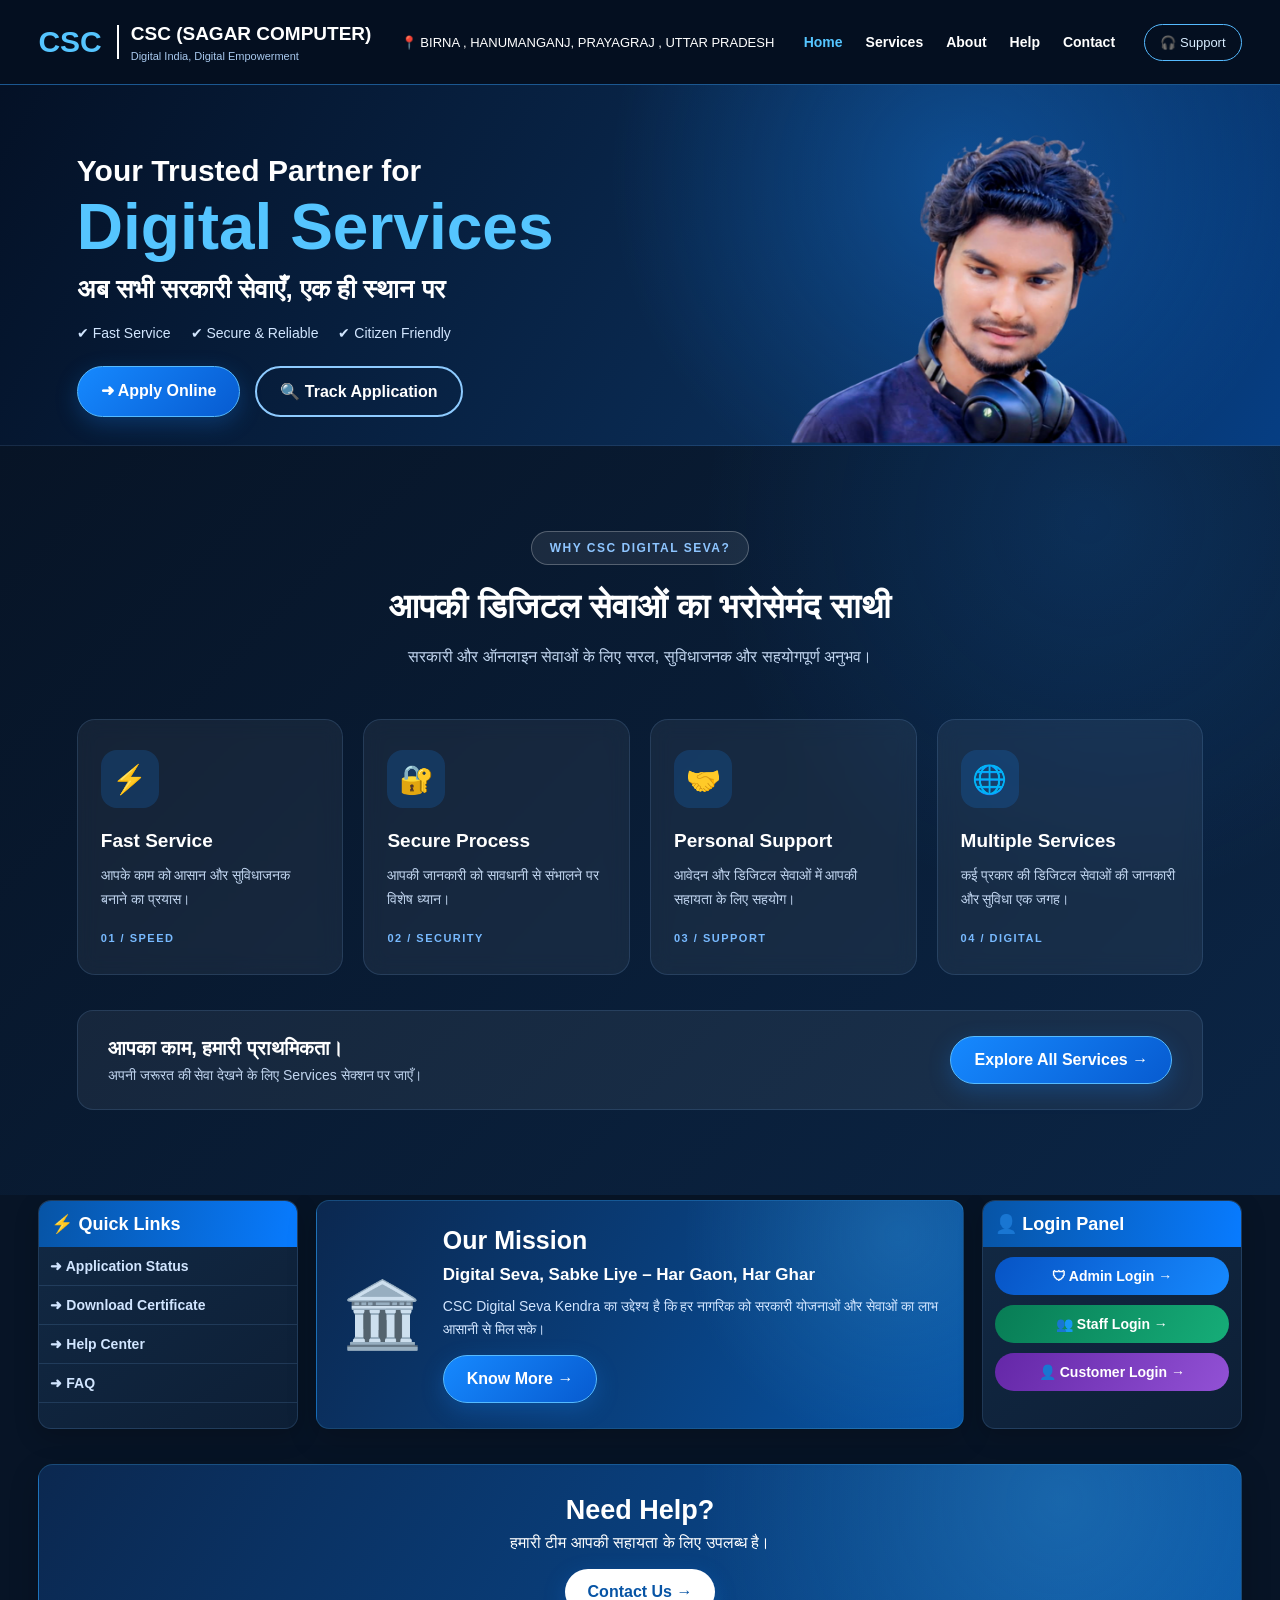
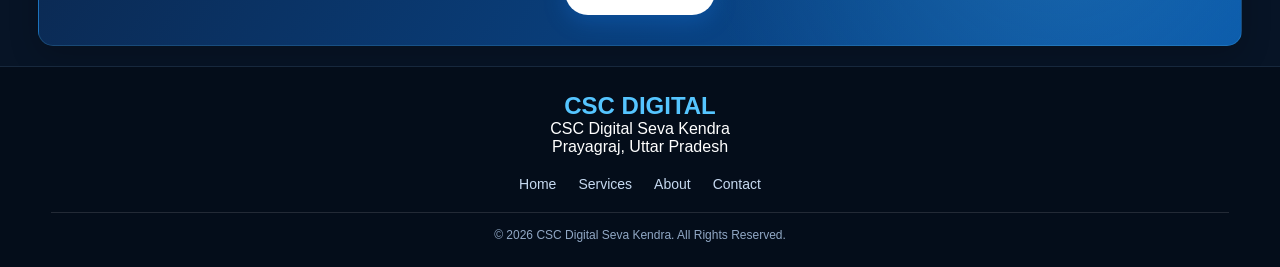
<file: index.html>
<!DOCTYPE html>
<html lang="hi">
<head>
    <meta charset="UTF-8">
    <meta name="viewport" content="width=device-width, initial-scale=1.0">
    <title>CSC Digital Seva Kendra | Birna | Hanumanganj | Prayagraj | Uttar Pradesh</title>
    <link rel="stylesheet" href="style.css">
</head>
<body>

<!-- HEADER -->
<header class="header">
    <div class="logo">
        <div class="logo-icon">CSC</div>
        <div>
            <h2>CSC (SAGAR COMPUTER)</h2>
            <p>Digital India, Digital Empowerment</p>
        </div>
    </div>

    <div class="location">📍 BIRNA , HANUMANGANJ, PRAYAGRAJ , UTTAR PRADESH</div>

    <button class="menu-toggle" id="menuToggle">☰</button>

    <nav id="navbar">
        <a href="index.html" class="active">Home</a>
        <a href="services.html">Services</a>
        <a href="about.html">About</a>
        <a href="help.html">Help</a>
        <a href="contact.html">Contact</a>
    </nav>

    <a href="login.html" class="support">🎧 Support</a>
</header>

<!-- HERO SECTION -->
<section class="hero" id="home">
    <div class="hero-content">
        <h2>Your Trusted Partner for</h2>
        <h1>Digital Services</h1>

        <h3>अब सभी सरकारी सेवाएँ, एक ही स्थान पर</h3>

        <div class="features">
            <span>✔ Fast Service</span>
            <span>✔ Secure & Reliable</span>
            <span>✔ Citizen Friendly</span>
        </div>

        <div class="hero-buttons">
            <a href="services.html" class="btn-primary">➜ Apply Online</a>
            <button class="btn-outline" id="trackBtn">
                🔍 Track Application
            </button>
        </div>
    </div>

    <div class="hero-image">
             <img src="sagar.png"
                  alt="CSC Digital Seva Kendra"
                         class="hero-banner">
                 </div>
</section>

<!-- SERVICES -->


<!-- WHY CHOOSE US SECTION -->
<section class="why-choose-section">

    <div class="why-heading">
        <span class="why-tag">WHY CSC DIGITAL SEVA?</span>
        <h2>आपकी डिजिटल सेवाओं का भरोसेमंद साथी</h2>
        <p>सरकारी और ऑनलाइन सेवाओं के लिए सरल, सुविधाजनक और सहयोगपूर्ण अनुभव।</p>
    </div>

    <div class="why-grid">

        <div class="why-card">
            <div class="why-icon">⚡</div>
            <h3>Fast Service</h3>
            <p>आपके काम को आसान और सुविधाजनक बनाने का प्रयास।</p>
            <span>01 / SPEED</span>
        </div>

        <div class="why-card">
            <div class="why-icon">🔐</div>
            <h3>Secure Process</h3>
            <p>आपकी जानकारी को सावधानी से संभालने पर विशेष ध्यान।</p>
            <span>02 / SECURITY</span>
        </div>

        <div class="why-card">
            <div class="why-icon">🤝</div>
            <h3>Personal Support</h3>
            <p>आवेदन और डिजिटल सेवाओं में आपकी सहायता के लिए सहयोग।</p>
            <span>03 / SUPPORT</span>
        </div>

        <div class="why-card">
            <div class="why-icon">🌐</div>
            <h3>Multiple Services</h3>
            <p>कई प्रकार की डिजिटल सेवाओं की जानकारी और सुविधा एक जगह।</p>
            <span>04 / DIGITAL</span>
        </div>

    </div>

    <div class="why-bottom">
        <div>
            <h3>आपका काम, हमारी प्राथमिकता।</h3>
            <p>अपनी जरूरत की सेवा देखने के लिए Services सेक्शन पर जाएँ।</p>
        </div>
        <a href="services.html" class="btn-primary">Explore All Services →</a>
    </div>

</section>


<!-- LOWER SECTION -->
<section class="lower-section">

    <div class="quick-links">
        <h2>⚡ Quick Links</h2>
        <a href="#" id="quickTrack">➜ Application Status</a>
        <a href="#" id="downloadBtn">➜ Download Certificate</a>
        <a href="help.html">➜ Help Center</a>
        <a href="contact.html">➜ FAQ</a>
    </div>

    <div class="mission" id="about">
        <div class="mission-icon">🏛️</div>
        <div>
            <h2>Our Mission</h2>
            <h3>Digital Seva, Sabke Liye – Har Gaon, Har Ghar</h3>
            <p>
                CSC Digital Seva Kendra का उद्देश्य है कि हर नागरिक
                को सरकारी योजनाओं और सेवाओं का लाभ आसानी से मिल सके।
            </p>
            <a href="#services" class="btn-primary">Know More →</a>
        </div>
    </div>

    <div class="login-panel" id="login">
        <h2>👤 Login Panel</h2>
        <button class="admin-login" data-login="Admin">🛡 Admin Login →</button>
        <button class="staff-login" data-login="Staff">👥 Staff Login →</button>
        <button class="customer-login" data-login="Customer">👤 Customer Login →</button>
    </div>

</section>

<!-- HELP -->
<section class="help-section" id="help">
    <h2>Need Help?</h2>
    <p>हमारी टीम आपकी सहायता के लिए उपलब्ध है।</p>
    <a href="contact.html" class="btn-primary">Contact Us →</a>
</section>

<!-- FOOTER -->
<footer id="contact">
    <div class="footer-logo">
        <h2>CSC DIGITAL</h2>
        <p>CSC Digital Seva Kendra</p>
        <p>Prayagraj, Uttar Pradesh</p>
    </div>

    <div class="footer-links">
        <a href="index.html">Home</a>
        <a href="services.html">Services</a>
        <a href="about.html">About</a>
        <a href="contact.html">Contact</a>
    </div>

    <p class="copyright">
        © 2026 CSC Digital Seva Kendra. All Rights Reserved.
    </p>
</footer>

<!-- APPLICATION MODAL -->
<div class="modal" id="applicationModal">
    <div class="modal-box">
        <button class="close-btn" data-close="applicationModal">×</button>
        <h2>Online Application Form</h2>
        <p>ऑनलाइन आवेदन के लिए अपनी जानकारी भरें।</p>

        <form id="applicationForm">
            <label>Service Name</label>
            <input type="text" id="serviceName" readonly>

            <label>Applicant Name *</label>
            <input type="text" name="name" required placeholder="पूरा नाम">

            <label>Father's Name *</label>
            <input type="text" name="father" required placeholder="पिता का नाम">

            <label>Mobile Number *</label>
            <input type="tel" name="mobile" required
                   pattern="[6-9][0-9]{9}" maxlength="10"
                   placeholder="10 अंकों का मोबाइल नंबर">

            <label>Date of Birth *</label>
            <input type="date" name="dob" required>

            <label>Full Address *</label>
            <textarea name="address" required placeholder="पूरा पता"></textarea>

            <label>District *</label>
            <input type="text" name="district" required value="Prayagraj">

            <label>Upload Documents *</label>
            <input type="file" name="documents" multiple required
                   accept=".pdf,.jpg,.jpeg,.png">

            <p class="form-note">
                आवेदन भेजने से पहले अपनी जानकारी जाँच लें।
            </p>

            <button type="submit" class="submit-btn">
                Submit Application
            </button>
        </form>
    </div>
</div>

<!-- TRACK MODAL -->
<div class="modal" id="trackModal">
    <div class="modal-box small-modal">
        <button class="close-btn" data-close="trackModal">×</button>
        <h2>Track Your Application</h2>
        <p>अपना Application Number दर्ज करें।</p>
        <input type="text" id="applicationNumber"
               placeholder="Application Number">
        <button class="submit-btn" id="checkStatus">
            Check Status
        </button>
        <p id="trackMessage"></p>
    </div>
</div>

<script src="script.js"></script>
</body>
</html>
</file>
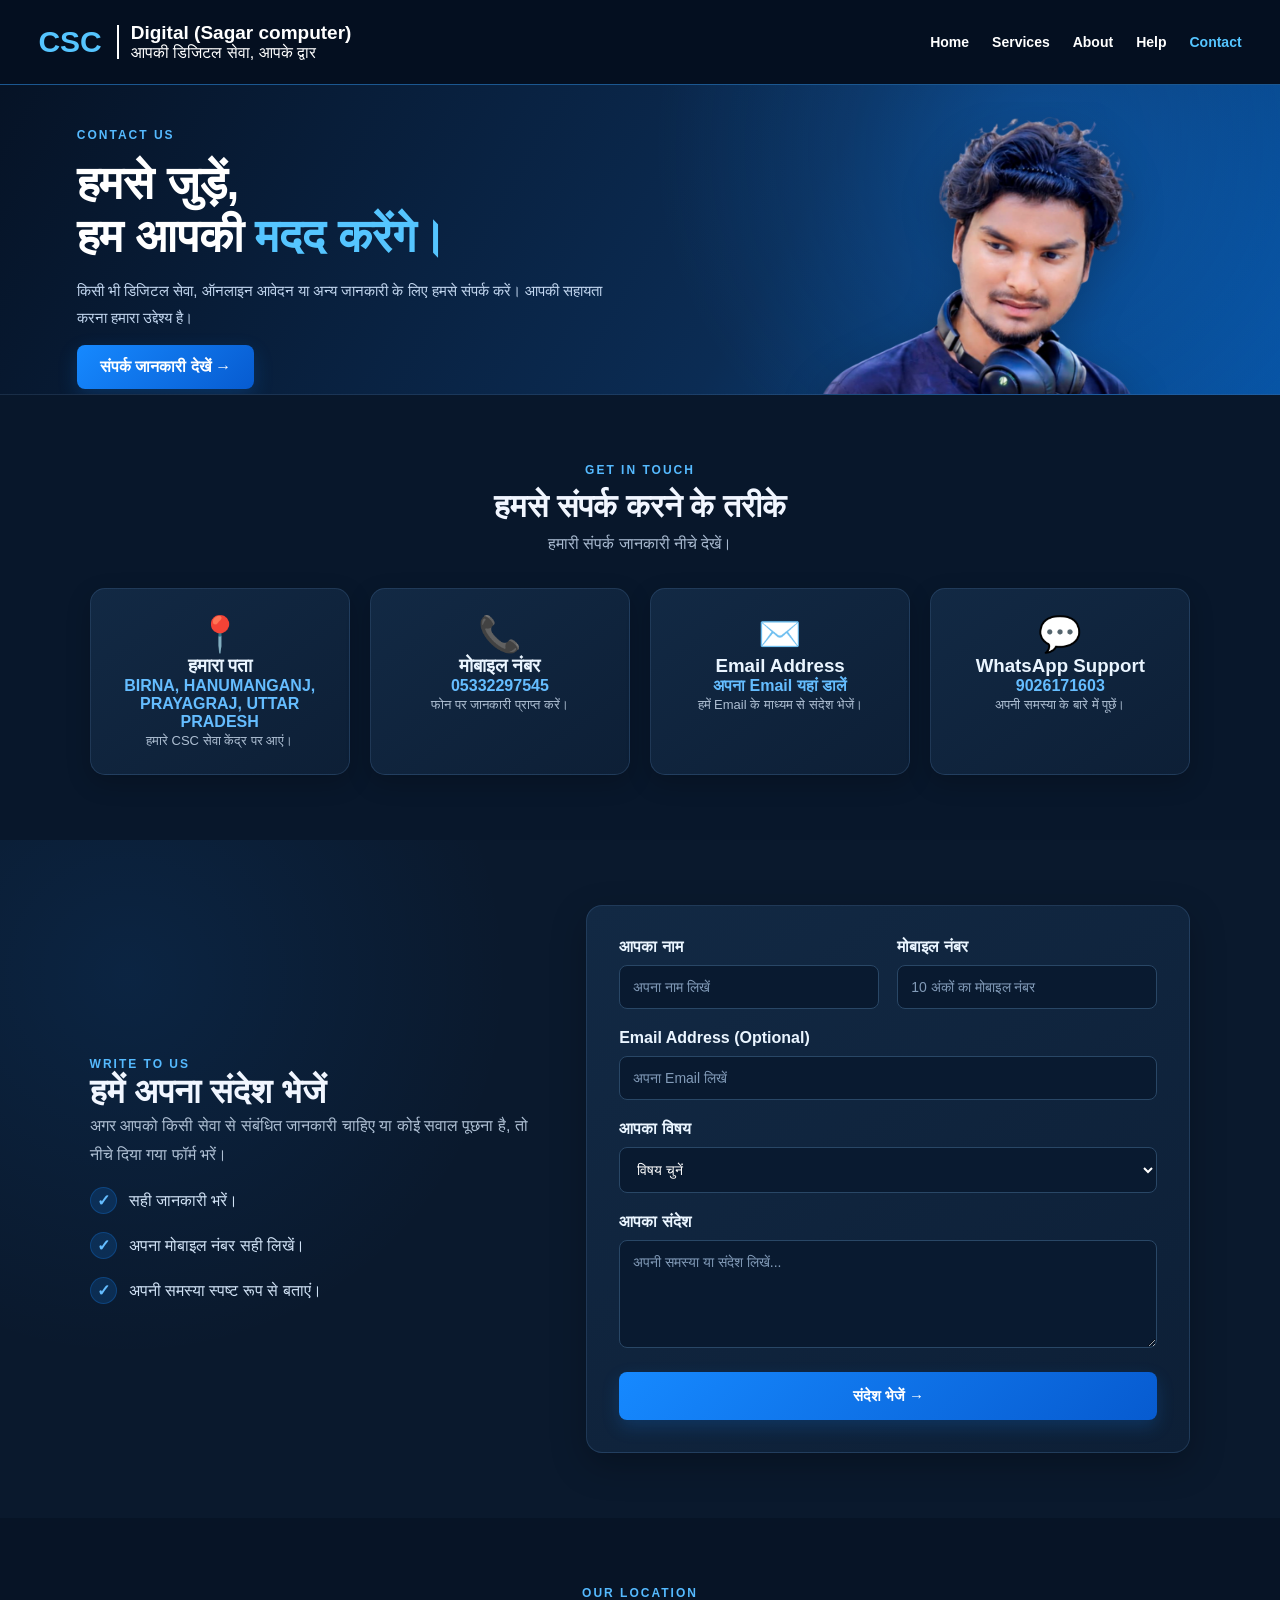
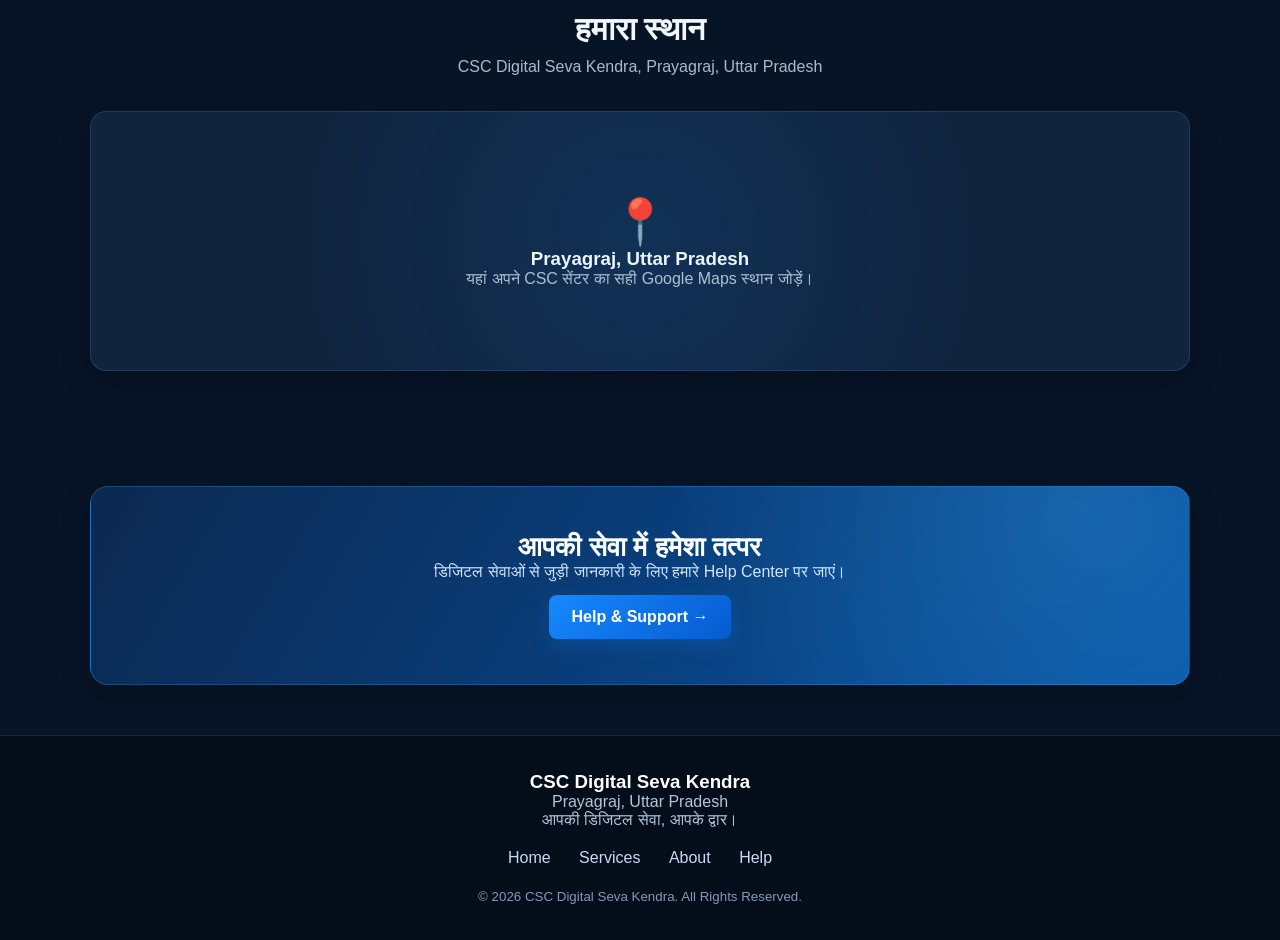
<file: contact.html>
<!DOCTYPE html>
<html lang="en">
<head>
    <meta charset="UTF-8">
    <meta name="viewport" content="width=device-width, initial-scale=1.0">

    <title>Contact Us | CSC Digital (Sagar computer)</title>

    <link rel="stylesheet" href="style.css">
    <link rel="stylesheet" href="contact.css">
</head>

<body>

<!-- HEADER -->
<header class="header">

    <div class="logo">
        <div class="logo-icon">CSC</div>
        <div>
            <h2>Digital (Sagar computer)</h2>
            <span>आपकी डिजिटल सेवा, आपके द्वार</span>
        </div>
    </div>

    <button class="menu-toggle" id="menuToggle">☰</button>

    <nav class="navbar" id="navbar">
        <a href="index.html">Home</a>
        <a href="services.html">Services</a>
        <a href="about.html">About</a>
        <a href="help.html">Help</a>
        <a href="contact.html" class="active">Contact</a>
    </nav>

</header>

<!-- HERO SECTION -->
<section class="contact-hero">

    <div class="contact-hero-content">

        <span class="contact-tag">CONTACT US</span>

        <h1>हमसे जुड़ें,<br>
            हम आपकी <span>मदद करेंगे।</span>
        </h1>

        <p>
            किसी भी डिजिटल सेवा, ऑनलाइन आवेदन या अन्य जानकारी
            के लिए हमसे संपर्क करें। आपकी सहायता करना हमारा उद्देश्य है।
        </p>

        <a href="contact.html" class="contact-btn">
            संपर्क जानकारी देखें →
        </a>

    </div>

    <div class="contact-hero-image">
        <img src="sagar.png" alt="Contact CSC Digital Seva Kendra">
    </div>

</section>

<!-- CONTACT DETAILS -->
<section class="contact-details" id="contact-details">

    <div class="contact-heading">
        <span>GET IN TOUCH</span>
        <h2>हमसे संपर्क करने के तरीके</h2>
        <p>हमारी संपर्क जानकारी नीचे देखें।</p>
    </div>

    <div class="contact-cards">

        <div class="contact-card">
            <div class="contact-icon">📍</div>
            <h3>हमारा पता</h3>
            <p>BIRNA, HANUMANGANJ, PRAYAGRAJ, UTTAR PRADESH</p>
            <span>हमारे CSC सेवा केंद्र पर आएं।</span>
        </div>

        <div class="contact-card">
            <div class="contact-icon">📞</div>
            <h3>मोबाइल नंबर</h3>
            <p>05332297545</p>
            <span>फोन पर जानकारी प्राप्त करें।</span>
        </div>

        <div class="contact-card">
            <div class="contact-icon">✉️</div>
            <h3>Email Address</h3>
            <p>अपना Email यहां डालें</p>
            <span>हमें Email के माध्यम से संदेश भेजें।</span>
        </div>

        <div class="contact-card">
            <div class="contact-icon">💬</div>
            <h3>WhatsApp Support</h3>
            <p>9026171603</p>
            <span>अपनी समस्या के बारे में पूछें।</span>
        </div>

    </div>

</section>

<!-- CONTACT FORM -->
<section class="contact-form-section">

    <div class="contact-form-info">

        <span>WRITE TO US</span>

        <h2>हमें अपना संदेश भेजें</h2>

        <p>
            अगर आपको किसी सेवा से संबंधित जानकारी चाहिए या
            कोई सवाल पूछना है, तो नीचे दिया गया फॉर्म भरें।
        </p>

        <div class="contact-info-point">
            <span>✓</span>
            सही जानकारी भरें।
        </div>

        <div class="contact-info-point">
            <span>✓</span>
            अपना मोबाइल नंबर सही लिखें।
        </div>

        <div class="contact-info-point">
            <span>✓</span>
            अपनी समस्या स्पष्ट रूप से बताएं।
        </div>

    </div>

    <div class="contact-form-box">

        <form id="contactForm">

            <div class="form-row">

                <div class="form-group">
                    <label>आपका नाम</label>
                    <input
                        type="text"
                        id="contactName"
                        placeholder="अपना नाम लिखें"
                        required
                    >
                </div>

                <div class="form-group">
                    <label>मोबाइल नंबर</label>
                    <input
                        type="tel"
                        id="contactPhone"
                        placeholder="10 अंकों का मोबाइल नंबर"
                        pattern="[0-9]{10}"
                        maxlength="10"
                        required
                    >
                </div>

            </div>

            <div class="form-group">
                <label>Email Address (Optional)</label>
                <input
                    type="email"
                    id="contactEmail"
                    placeholder="अपना Email लिखें"
                >
            </div>

            <div class="form-group">
                <label>आपका विषय</label>

                <select id="contactSubject" required>
                    <option value="">विषय चुनें</option>
                    <option>ऑनलाइन आवेदन</option>
                    <option>दस्तावेज संबंधी सहायता</option>
                    <option>आवेदन की स्थिति</option>
                    <option>अन्य जानकारी</option>
                </select>
            </div>

            <div class="form-group">
                <label>आपका संदेश</label>

                <textarea
                    id="contactMessage"
                    rows="5"
                    placeholder="अपनी समस्या या संदेश लिखें..."
                    required
                ></textarea>
            </div>

            <button type="submit" class="contact-submit">
                संदेश भेजें →
            </button>

            <p id="formMessage" class="form-message" aria-live="polite"></p>

        </form>

    </div>

</section>

<!-- MAP SECTION -->
<section class="map-section">

    <div class="contact-heading">
        <span>OUR LOCATION</span>
        <h2>हमारा स्थान</h2>
        <p>CSC Digital Seva Kendra, Prayagraj, Uttar Pradesh</p>
    </div>

    <div class="map-placeholder">
        <div class="map-placeholder-icon">📍</div>
        <h3>Prayagraj, Uttar Pradesh</h3>
        <p>यहां अपने CSC सेंटर का सही Google Maps स्थान जोड़ें।</p>
    </div>

</section>

<!-- CTA -->
<section class="contact-cta">

    <h2>आपकी सेवा में हमेशा तत्पर</h2>

    <p>
        डिजिटल सेवाओं से जुड़ी जानकारी के लिए हमारे Help Center पर जाएं।
    </p>

    <a href="help.html" class="contact-btn">
        Help & Support →
    </a>

</section>

<!-- FOOTER -->
<footer class="contact-footer">

    <h3>CSC Digital Seva Kendra</h3>

    <p>Prayagraj, Uttar Pradesh</p>

    <p>आपकी डिजिटल सेवा, आपके द्वार।</p>

    <div class="contact-footer-links">
        <a href="index.html">Home</a>
        <a href="services.html">Services</a>
        <a href="about.html">About</a>
        <a href="help.html">Help</a>
    </div>

    <small>© 2026 CSC Digital Seva Kendra. All Rights Reserved.</small>

</footer>

<script src="script.js"></script>
<script src="contact.js"></script>

</body>
</html>
</file>
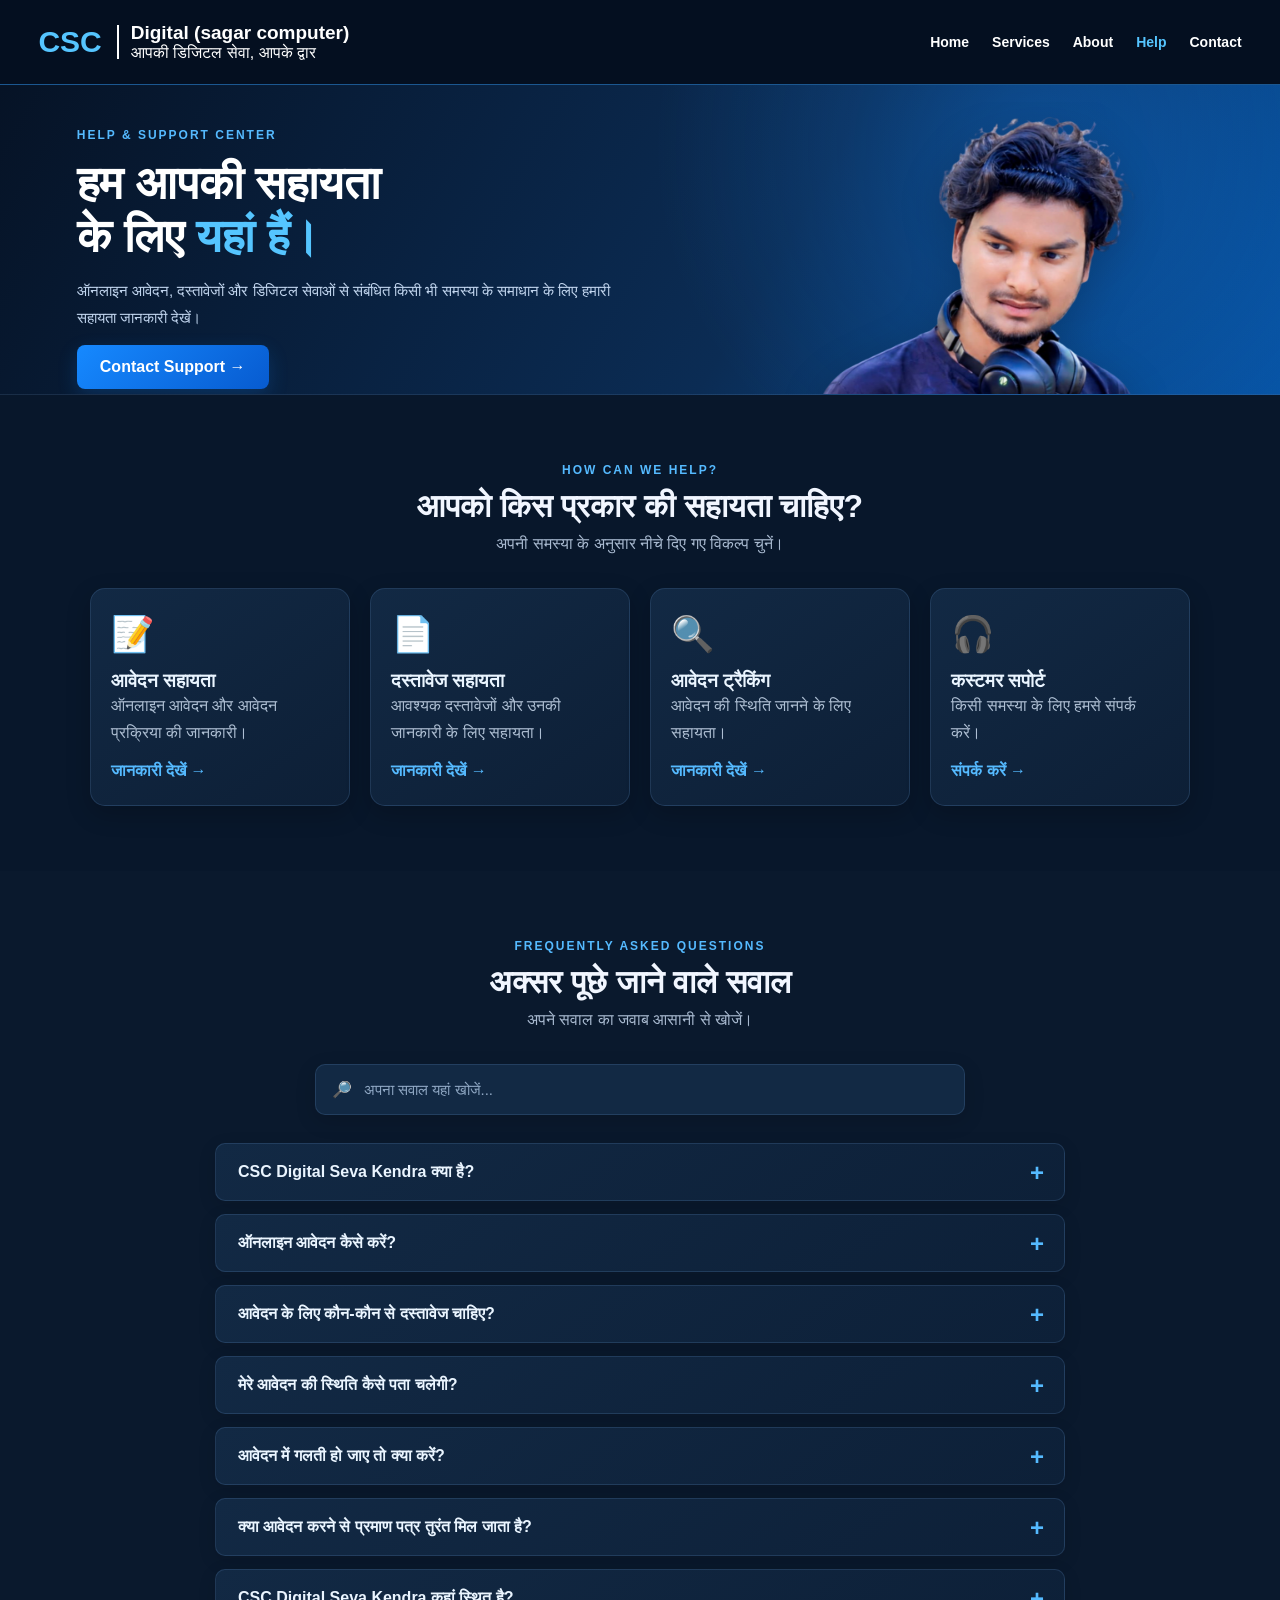
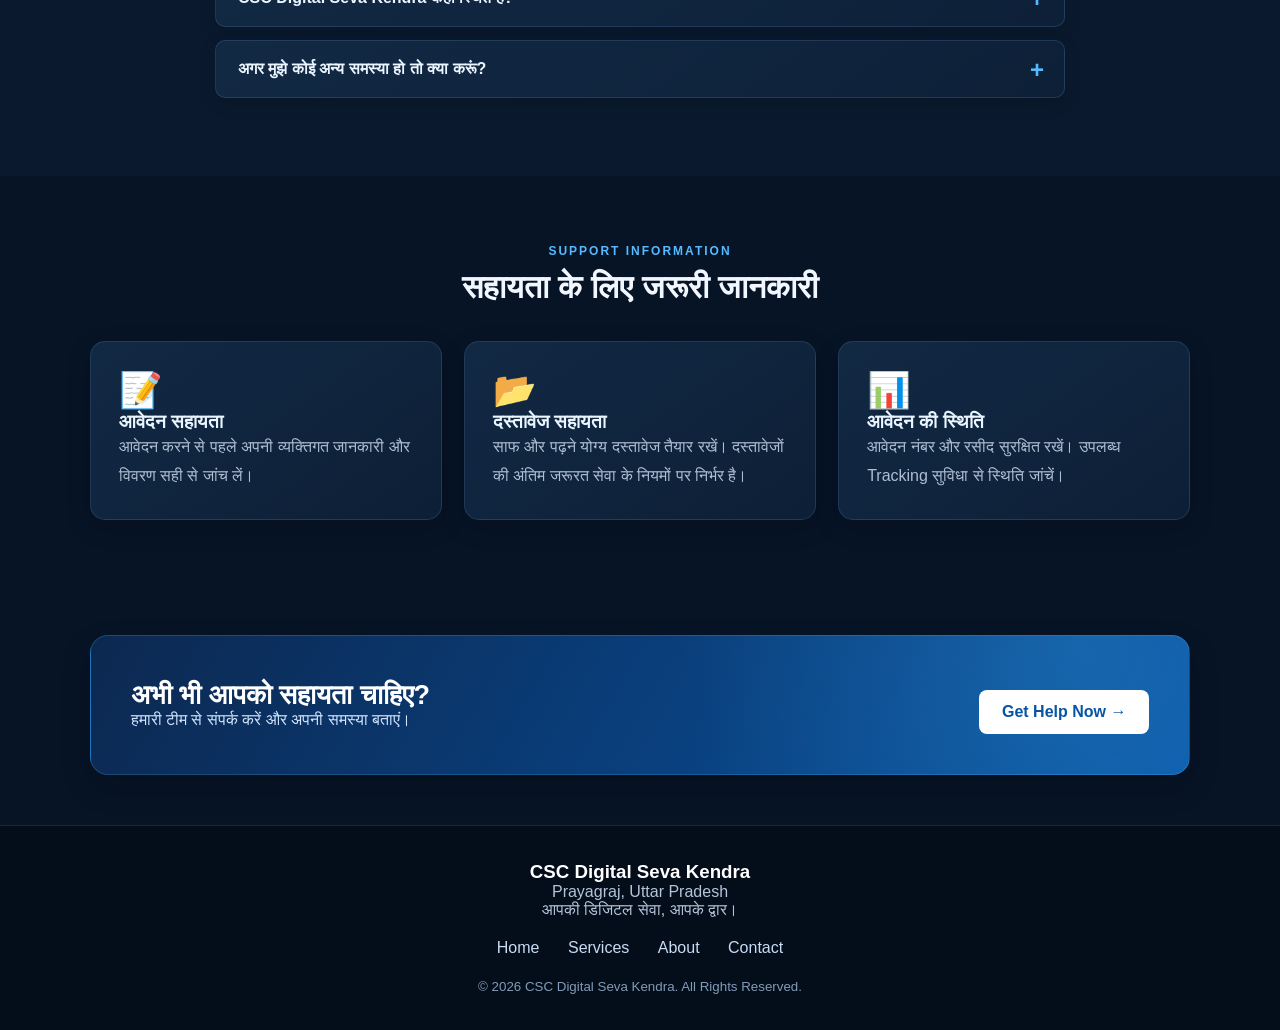
<file: help.html>
<!DOCTYPE html>
<html lang="en">
<head>
    <meta charset="UTF-8">
    <meta name="viewport" content="width=device-width, initial-scale=1.0">

    <title>Help & Support | CSC Digital Seva Kendra</title>

    <link rel="stylesheet" href="style.css">
    <link rel="stylesheet" href="help.css">
</head>

<body>

<!-- HEADER -->
<header class="header">

    <div class="logo">
        <div class="logo-icon">CSC</div>
        <div>
            <h2>Digital (sagar computer)</h2>
            <span>आपकी डिजिटल सेवा, आपके द्वार</span>
        </div>
    </div>

    <button class="menu-toggle" id="menuToggle">☰</button>

    <nav class="navbar" id="navbar">
        <a href="index.html">Home</a>
        <a href="services.html">Services</a>
        <a href="about.html">About</a>
        <a href="help.html" class="active">Help</a>
        <a href="contact.html">Contact</a>
    </nav>

</header>

<!-- HERO SECTION -->
<section class="help-hero">

    <div class="help-hero-content">

        <span class="help-tag">HELP & SUPPORT CENTER</span>

        <h1>हम आपकी सहायता<br>
            के लिए <span>यहां हैं।</span>
        </h1>

        <p>
            ऑनलाइन आवेदन, दस्तावेजों और डिजिटल सेवाओं से
            संबंधित किसी भी समस्या के समाधान के लिए
            हमारी सहायता जानकारी देखें।
        </p>

        <a href="contact.html" class="help-btn">
            Contact Support →
        </a>

    </div>

    <div class="help-hero-image">
        <img src="sagar.png" alt="Customer Help Support">
    </div>

</section>

<!-- SUPPORT OPTIONS -->
<section class="help-options">

    <div class="help-heading">
        <span>HOW CAN WE HELP?</span>
        <h2>आपको किस प्रकार की सहायता चाहिए?</h2>
        <p>अपनी समस्या के अनुसार नीचे दिए गए विकल्प चुनें।</p>
    </div>

    <div class="help-options-grid">

        <a href="#application-help" class="help-option-card">
            <div class="help-option-icon">📝</div>
            <h3>आवेदन सहायता</h3>
            <p>ऑनलाइन आवेदन और आवेदन प्रक्रिया की जानकारी।</p>
            <span>जानकारी देखें →</span>
        </a>

        <a href="#document-help" class="help-option-card">
            <div class="help-option-icon">📄</div>
            <h3>दस्तावेज सहायता</h3>
            <p>आवश्यक दस्तावेजों और उनकी जानकारी के लिए सहायता।</p>
            <span>जानकारी देखें →</span>
        </a>

        <a href="#tracking-help" class="help-option-card">
            <div class="help-option-icon">🔍</div>
            <h3>आवेदन ट्रैकिंग</h3>
            <p>आवेदन की स्थिति जानने के लिए सहायता।</p>
            <span>जानकारी देखें →</span>
        </a>

        <a href="contact.html" class="help-option-card">
            <div class="help-option-icon">🎧</div>
            <h3>कस्टमर सपोर्ट</h3>
            <p>किसी समस्या के लिए हमसे संपर्क करें।</p>
            <span>संपर्क करें →</span>
        </a>

    </div>

</section>

<!-- FAQ SECTION -->
<section class="faq-section">

    <div class="help-heading">
        <span>FREQUENTLY ASKED QUESTIONS</span>
        <h2>अक्सर पूछे जाने वाले सवाल</h2>
        <p>अपने सवाल का जवाब आसानी से खोजें।</p>
    </div>

    <div class="faq-search">
        <span>🔎</span>
        <input
            type="text"
            id="faqSearch"
            placeholder="अपना सवाल यहां खोजें..."
        >
    </div>

    <div class="faq-list" id="faqList">

        <details class="faq-item">
            <summary>CSC Digital Seva Kendra क्या है?</summary>
            <p>
                यह एक डिजिटल सेवा केंद्र है जहां नागरिकों को
                विभिन्न ऑनलाइन सेवाओं की जानकारी और आवेदन
                प्रक्रिया में सहायता प्रदान की जाती है।
            </p>
        </details>

        <details class="faq-item">
            <summary>ऑनलाइन आवेदन कैसे करें?</summary>
            <p>
                सबसे पहले Services Page पर जाएं। अपनी जरूरत की
                सेवा चुनें और उसमें दी गई प्रक्रिया तथा आवश्यक
                दस्तावेजों की जानकारी पढ़ें।
            </p>
        </details>

        <details class="faq-item">
            <summary>आवेदन के लिए कौन-कौन से दस्तावेज चाहिए?</summary>
            <p>
                दस्तावेज सेवा के अनुसार अलग-अलग हो सकते हैं।
                संबंधित सेवा के विवरण में आवश्यक दस्तावेजों की
                जानकारी देखें। अंतिम सूची संबंधित आधिकारिक
                पोर्टल से सत्यापित करें।
            </p>
        </details>

        <details class="faq-item">
            <summary>मेरे आवेदन की स्थिति कैसे पता चलेगी?</summary>
            <p>
                यदि आपके आवेदन के लिए Tracking सुविधा उपलब्ध है,
                तो प्राप्त आवेदन नंबर या रसीद की मदद से उसकी
                स्थिति जांची जा सकती है।
            </p>
        </details>

        <details class="faq-item">
            <summary>आवेदन में गलती हो जाए तो क्या करें?</summary>
            <p>
                आवेदन जमा करने से पहले सभी जानकारी जांच लें।
                जमा करने के बाद गलती होने पर संबंधित विभाग या
                सहायता केंद्र से सुधार की प्रक्रिया पूछें।
            </p>
        </details>

        <details class="faq-item">
            <summary>क्या आवेदन करने से प्रमाण पत्र तुरंत मिल जाता है?</summary>
            <p>
                नहीं। प्रमाण पत्र जारी करने का समय संबंधित विभाग
                और उसकी जांच प्रक्रिया पर निर्भर करता है।
            </p>
        </details>

        <details class="faq-item">
            <summary>CSC Digital Seva Kendra कहां स्थित है?</summary>
            <p>
                हमारा केंद्र Prayagraj, Uttar Pradesh में स्थित है।
                संपर्क की पूरी जानकारी Contact Page पर उपलब्ध होगी।
            </p>
        </details>

        <details class="faq-item">
            <summary>अगर मुझे कोई अन्य समस्या हो तो क्या करूं?</summary>
            <p>
                आप Contact Page पर जाकर उपलब्ध संपर्क माध्यमों
                से सहायता प्राप्त कर सकते हैं।
            </p>
        </details>

    </div>

    <p class="faq-empty" id="faqEmpty" hidden>
        कोई सवाल नहीं मिला। कृपया दूसरे शब्दों से खोजें।
    </p>

</section>

<!-- HELP INFORMATION -->
<section class="help-info-section">

    <div class="help-heading">
        <span>SUPPORT INFORMATION</span>
        <h2>सहायता के लिए जरूरी जानकारी</h2>
    </div>

    <div class="help-info-grid">

        <div class="help-info-card" id="application-help">
            <div class="info-icon">📝</div>
            <h3>आवेदन सहायता</h3>
            <p>
                आवेदन करने से पहले अपनी व्यक्तिगत जानकारी
                और विवरण सही से जांच लें।
            </p>
        </div>

        <div class="help-info-card" id="document-help">
            <div class="info-icon">📂</div>
            <h3>दस्तावेज सहायता</h3>
            <p>
                साफ और पढ़ने योग्य दस्तावेज तैयार रखें।
                दस्तावेजों की अंतिम जरूरत सेवा के नियमों पर निर्भर है।
            </p>
        </div>

        <div class="help-info-card" id="tracking-help">
            <div class="info-icon">📊</div>
            <h3>आवेदन की स्थिति</h3>
            <p>
                आवेदन नंबर और रसीद सुरक्षित रखें।
                उपलब्ध Tracking सुविधा से स्थिति जांचें।
            </p>
        </div>

    </div>

</section>

<!-- CONTACT CTA -->
<section class="help-cta">

    <div>
        <h2>अभी भी आपको सहायता चाहिए?</h2>
        <p>
            हमारी टीम से संपर्क करें और अपनी समस्या बताएं।
        </p>
    </div>

    <a href="contact.html" class="help-btn">
        Get Help Now →
    </a>

</section>

<!-- FOOTER -->
<footer class="help-footer">

    <h3>CSC Digital Seva Kendra</h3>

    <p>Prayagraj, Uttar Pradesh</p>

    <p>आपकी डिजिटल सेवा, आपके द्वार।</p>

    <div class="help-footer-links">
        <a href="index.html">Home</a>
        <a href="services.html">Services</a>
        <a href="about.html">About</a>
        <a href="contact.html">Contact</a>
    </div>

    <small>© 2026 CSC Digital Seva Kendra. All Rights Reserved.</small>

</footer>

<script src="script.js"></script>
<script src="help.js"></script>

</body>
</html>
</file>
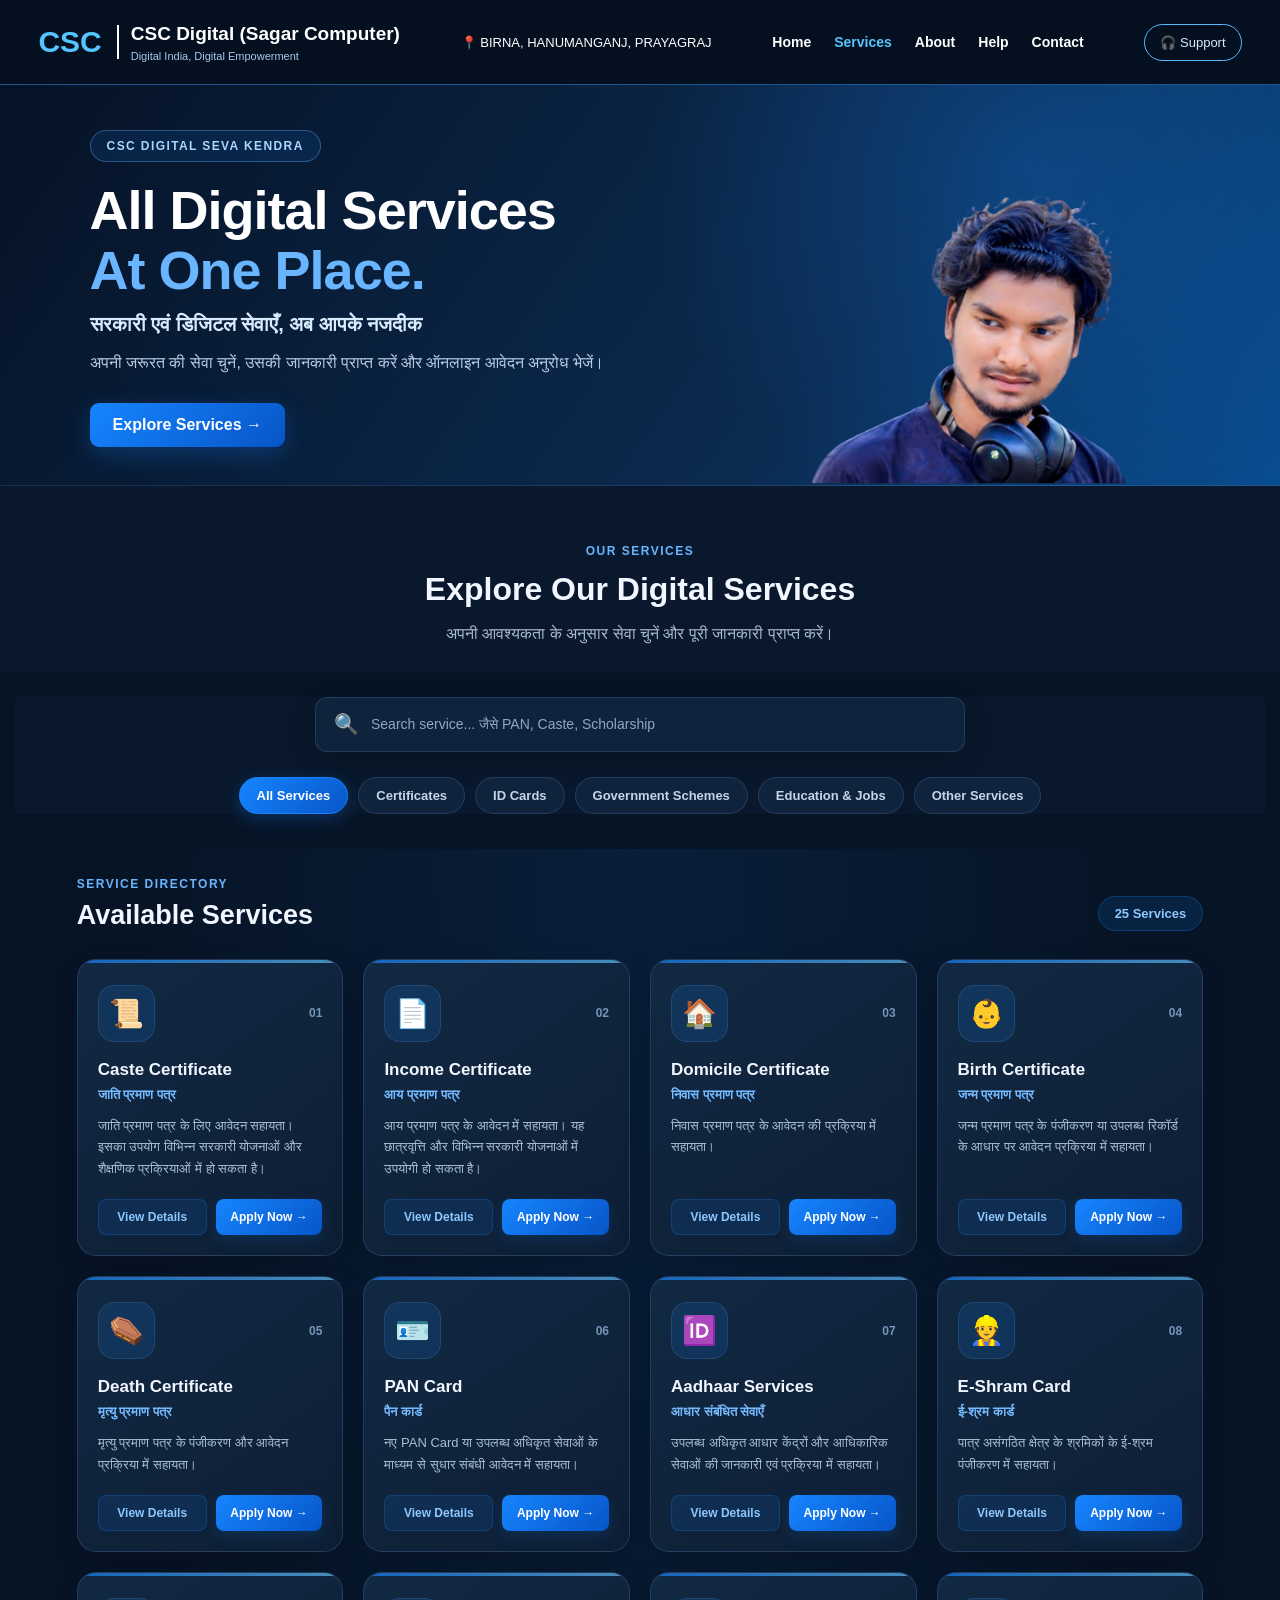
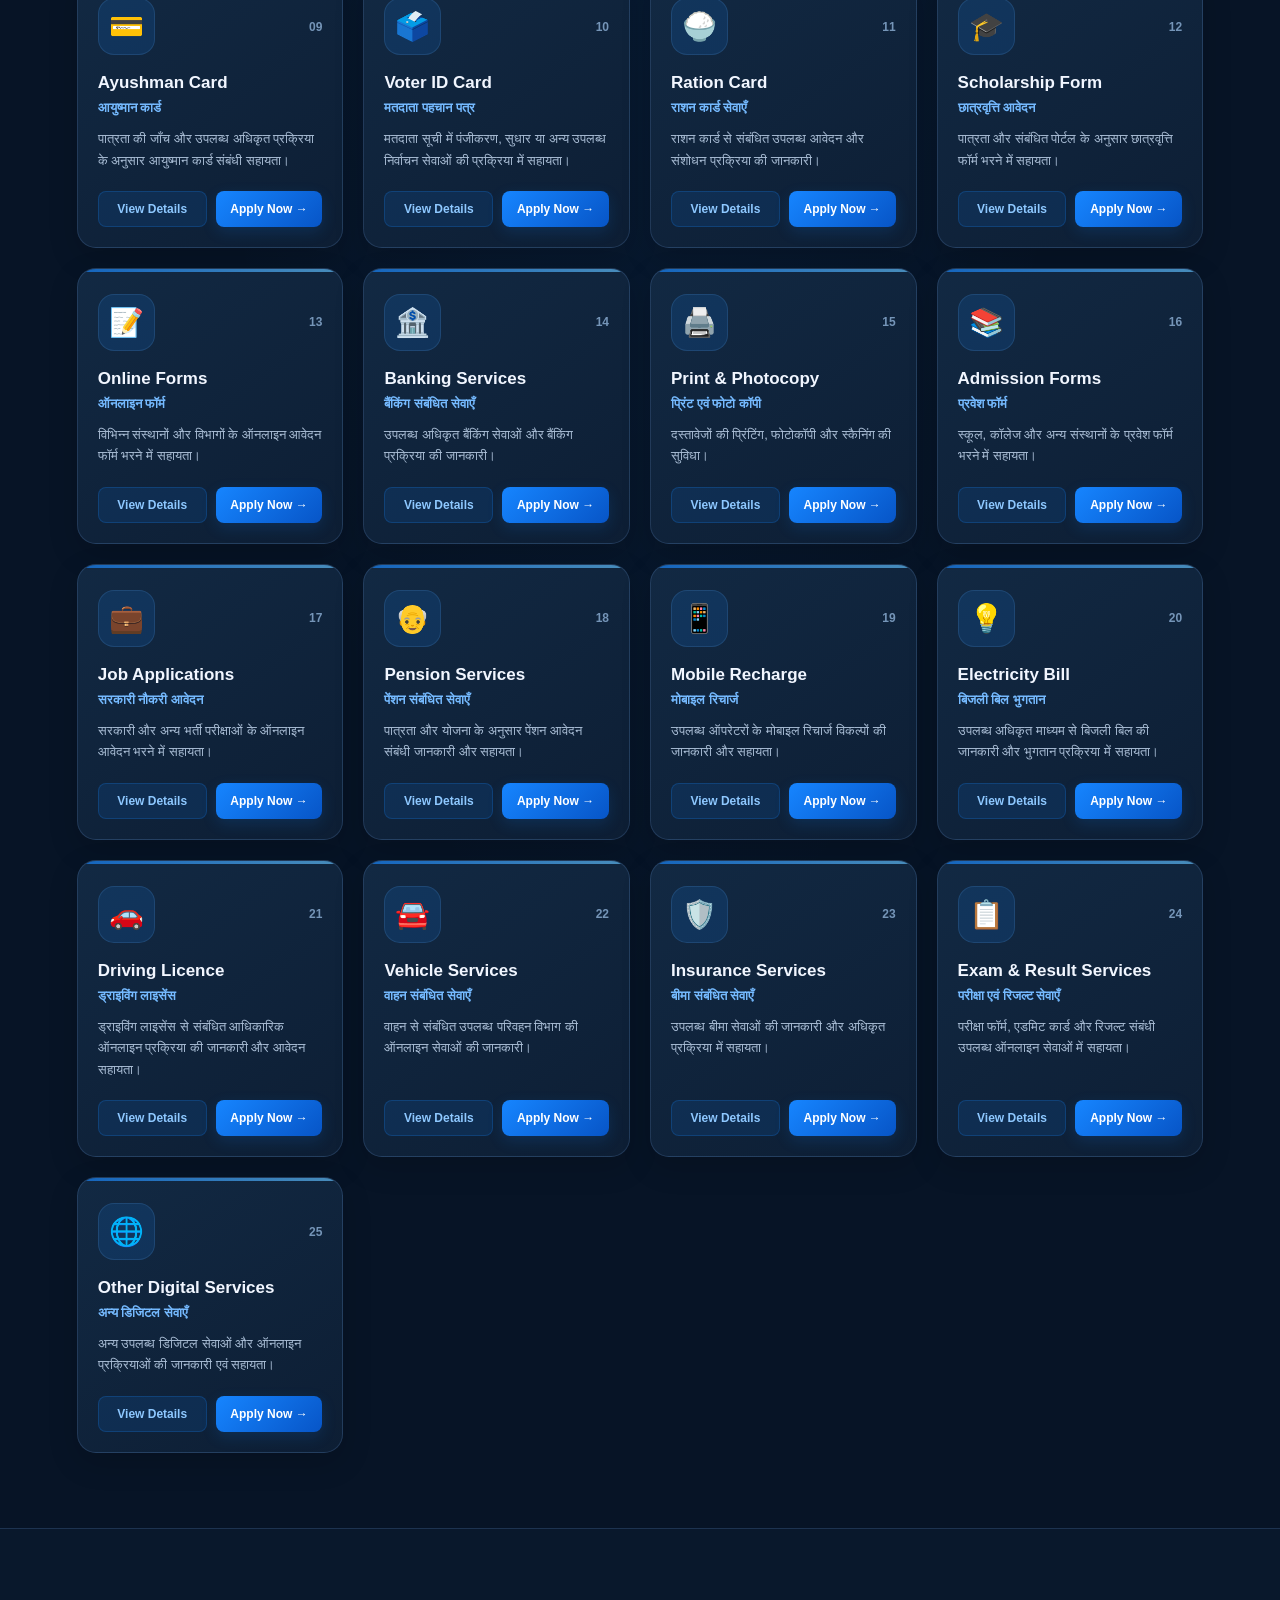
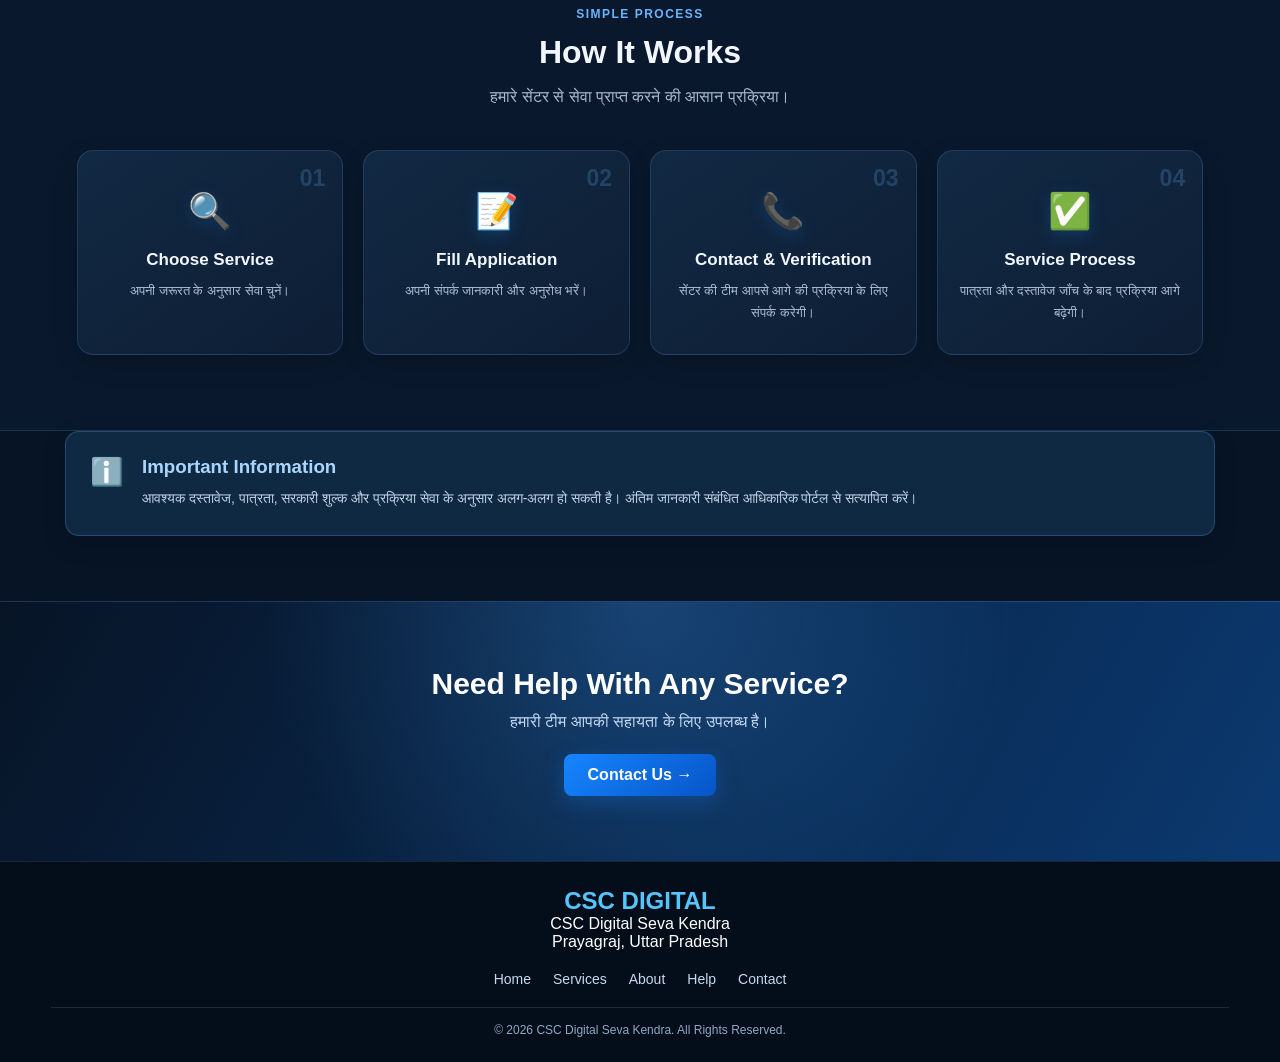
<file: services.html>
<!DOCTYPE html>
<html lang="hi">
<head>
    <meta charset="UTF-8">
    <meta name="viewport" content="width=device-width, initial-scale=1.0">
    <meta name="description" content="CSC Digital Seva Kendra, Virna, Hanumanganj, Prayagraj - Digital and citizen services.">
    <title>Our Services | CSC Digital Seva Kendra</title>

    <link rel="stylesheet" href="style.css">
    <link rel="stylesheet" href="services.css">
</head>
<body>

<!-- HEADER -->
<header class="header">
    <div class="logo">
        <div class="logo-icon">CSC</div>
        <div>
            <h2>CSC Digital (Sagar Computer)</h2>
            <p>Digital India, Digital Empowerment</p>
        </div>
    </div>

    <div class="location">
        📍 BIRNA, HANUMANGANJ, PRAYAGRAJ    
    </div>

  <button class="menu-toggle"
        id="menuToggle"
        aria-label="Open menu"
        aria-expanded="false"
        aria-controls="navbar">
    ☰
</button>

    <nav id="navbar">
        <a href="index.html">Home</a>
        <a href="services.html" class="active">Services</a>
        <a href="about.html">About</a>
        <a href="help.html">Help</a>
        <a href="contact.html">Contact</a>
    </nav>

    <a href="contact.html" class="support">🎧 Support</a>
</header>

<!-- HERO -->
<section class="services-hero">
    <div class="services-hero-content">
        <span class="hero-tag">CSC DIGITAL SEVA KENDRA</span>
        <h1>All Digital Services<br><span>At One Place.</span></h1>
        <h2>सरकारी एवं डिजिटल सेवाएँ, अब आपके नजदीक</h2>
        <p>
            अपनी जरूरत की सेवा चुनें, उसकी जानकारी प्राप्त करें
            और ऑनलाइन आवेदन अनुरोध भेजें।
        </p>
        <a href="#all-services" class="service-hero-btn">Explore Services →</a>
    </div>

    <div class="services-hero-image">
        <img src="sagar.png" alt="CSC Digital Seva Kendra">
    </div>
</section>

<!-- INTRO -->
<section class="service-intro">
    <span class="intro-label">OUR SERVICES</span>
    <h2>Explore Our Digital Services</h2>
    <p>अपनी आवश्यकता के अनुसार सेवा चुनें और पूरी जानकारी प्राप्त करें।</p>
</section>

<!-- SEARCH AND FILTER -->
<section class="service-controls" id="all-services">
    <div class="service-search">
        <span>🔍</span>
        <input
            type="search"
            id="serviceSearch"
            placeholder="Search service... जैसे PAN, Caste, Scholarship"
            aria-label="Search services">
    </div>

    <div class="service-filters">
        <button class="filter-btn active" data-category="all">All Services</button>
        <button class="filter-btn" data-category="certificate">Certificates</button>
        <button class="filter-btn" data-category="identity">ID Cards</button>
        <button class="filter-btn" data-category="government">Government Schemes</button>
        <button class="filter-btn" data-category="education">Education & Jobs</button>
        <button class="filter-btn" data-category="other">Other Services</button>
    </div>
</section>

<!-- SERVICE GRID -->
<section class="all-services-section">
    <div class="service-results-heading">
        <div>
            <span class="intro-label">SERVICE DIRECTORY</span>
            <h2>Available Services</h2>
        </div>
        <span id="serviceCount">25 Services</span>
    </div>

    <div class="all-services-grid" id="servicesGrid"></div>

    <div class="no-services" id="noServices" hidden>
        <div>🔎</div>
        <h3>No Services Found</h3>
        <p>कृपया दूसरी Service Search करें।</p>
    </div>
</section>

<!-- HOW IT WORKS -->
<section class="how-it-works">
    <div class="how-heading">
        <span class="intro-label">SIMPLE PROCESS</span>
        <h2>How It Works</h2>
        <p>हमारे सेंटर से सेवा प्राप्त करने की आसान प्रक्रिया।</p>
    </div>

    <div class="steps-grid">
        <div class="step-card">
            <div class="step-number">01</div>
            <div class="step-icon">🔍</div>
            <h3>Choose Service</h3>
            <p>अपनी जरूरत के अनुसार सेवा चुनें।</p>
        </div>
        <div class="step-card">
            <div class="step-number">02</div>
            <div class="step-icon">📝</div>
            <h3>Fill Application</h3>
            <p>अपनी संपर्क जानकारी और अनुरोध भरें।</p>
        </div>
        <div class="step-card">
            <div class="step-number">03</div>
            <div class="step-icon">📞</div>
            <h3>Contact & Verification</h3>
            <p>सेंटर की टीम आपसे आगे की प्रक्रिया के लिए संपर्क करेगी।</p>
        </div>
        <div class="step-card">
            <div class="step-number">04</div>
            <div class="step-icon">✅</div>
            <h3>Service Process</h3>
            <p>पात्रता और दस्तावेज जाँच के बाद प्रक्रिया आगे बढ़ेगी।</p>
        </div>
    </div>
</section>

<!-- NOTICE -->
<section class="service-notice">
    <div class="notice-icon">ℹ️</div>
    <div>
        <h3>Important Information</h3>
        <p>
            आवश्यक दस्तावेज, पात्रता, सरकारी शुल्क और प्रक्रिया
            सेवा के अनुसार अलग-अलग हो सकती है। अंतिम जानकारी
            संबंधित आधिकारिक पोर्टल से सत्यापित करें।
        </p>
    </div>
</section>

<!-- CTA -->
<section class="services-cta">
    <h2>Need Help With Any Service?</h2>
    <p>हमारी टीम आपकी सहायता के लिए उपलब्ध है।</p>
    <a href="contact.html">Contact Us →</a>
</section>

<!-- FOOTER -->
<footer id="contact">
    <div class="footer-logo">
        <h2>CSC DIGITAL</h2>
        <p>CSC Digital Seva Kendra</p>
        <p>Prayagraj, Uttar Pradesh</p>
    </div>

    <div class="footer-links">
        <a href="index.html">Home</a>
        <a href="services.html">Services</a>
        <a href="about.html">About</a>
        <a href="help.html">Help</a>
        <a href="contact.html">Contact</a>
    </div>

    <p class="copyright">
        © 2026 CSC Digital Seva Kendra. All Rights Reserved.
    </p>
</footer>

<!-- SERVICE DETAILS MODAL -->
<div class="service-modal" id="serviceModal" aria-hidden="true">
    <div class="service-modal-box" role="dialog" aria-modal="true"
         aria-labelledby="modalTitle">
        <button class="modal-close" id="closeModal" aria-label="Close">×</button>
        <div class="modal-service-icon" id="modalIcon">📜</div>
        <span class="modal-category" id="modalCategory"></span>
        <h2 id="modalTitle">Service Name</h2>
        <p class="modal-hindi" id="modalHindi"></p>

        <div class="modal-description" id="modalDescription"></div>

        <h3>Required Documents (Indicative)</h3>
        <ul id="modalDocuments"></ul>

        <p class="modal-disclaimer">
            यह सामान्य जानकारी है। अंतिम दस्तावेजों की सूची पात्रता
            और संबंधित आधिकारिक पोर्टल के अनुसार बदल सकती है।
        </p>

        <button class="modal-apply-btn" id="modalApply">
            Apply Now →
        </button>
    </div>
</div>

<!-- APPLICATION FORM MODAL -->
<div class="service-modal" id="applicationModal" aria-hidden="true">
    <div class="application-modal-box" role="dialog" aria-modal="true"
         aria-labelledby="applicationTitle">
        <button class="modal-close" id="closeApplication" aria-label="Close">×</button>

        <span class="intro-label">ONLINE SERVICE REQUEST</span>
        <h2 id="applicationTitle">Service Application</h2>
        <p class="application-subtitle">
            नीचे अपनी सही संपर्क जानकारी भरें। हमारी टीम आगे की प्रक्रिया के लिए संपर्क करेगी।
        </p>

        <form id="serviceApplicationForm">
            <label for="selectedService">Selected Service *</label>
            <input type="text" id="selectedService" name="service" readonly required>

            <div class="application-form-grid">
                <div>
                    <label for="applicantName">Applicant Name *</label>
                    <input type="text" id="applicantName" name="name"
                           placeholder="पूरा नाम" autocomplete="name" required>
                </div>

                <div>
                    <label for="applicantMobile">Mobile Number *</label>
                    <input type="tel" id="applicantMobile" name="mobile"
                           placeholder="10 अंकों का मोबाइल नंबर"
                           inputmode="numeric" pattern="[6-9][0-9]{9}"
                           maxlength="10" autocomplete="tel" required>
                </div>

                <div>
                    <label for="applicantEmail">Email Address</label>
                    <input type="email" id="applicantEmail" name="email"
                           placeholder="Email (Optional)" autocomplete="email">
                </div>

                <div>
                    <label for="applicantDistrict">District *</label>
                    <input type="text" id="applicantDistrict" name="district"
                           value="Prayagraj" required>
                </div>
            </div>

            <label for="applicantMessage">Additional Details</label>
            <textarea id="applicantMessage" name="message" rows="4"
                      placeholder="अपनी जरूरत या सवाल लिखें (Optional)"></textarea>

            <label class="consent-row">
                <input type="checkbox" id="applicationConsent" required>
                <span>मैं पुष्टि करता/करती हूँ कि दी गई संपर्क जानकारी सही है और CSC टीम मुझसे इस अनुरोध के संबंध में संपर्क कर सकती है।</span>
            </label>

            <p class="form-security-note">
                अभी यह Demo Form है। इसमें Aadhaar नंबर, बैंक विवरण,
                पासवर्ड या पहचान दस्तावेज न भरें।
            </p>

            <button type="submit" class="application-submit-btn">
                Submit Request →
            </button>

            <p id="applicationFeedback" class="application-feedback"
               role="status" aria-live="polite"></p>
        </form>
    </div>
</div>

<script src="services.js"></script>
</body>
</html>
</file>
<file: style.css>
* {
    margin: 0;
    padding: 0;
    box-sizing: border-box;
    font-family: Arial, "Noto Sans Devanagari", sans-serif;
}

html {
    scroll-behavior: smooth;
}

body {
    background:white;
    color: #071d50;
}

/* HEADER */
.header {
    min-height: 85px;
    background: #001743;
    color: white;
    display: flex;
    align-items: center;
    justify-content: space-between;
    padding: 12px 3%;
    gap: 18px;
    border-bottom: 2px solid #087bff;
}

.logo {
    display: flex;
    align-items: center;
    gap: 12px;
}

.logo-icon {
    font-size: 30px;
    font-weight: 900;
    color: #05c7ff;
    border-right: 2px solid white;
    padding-right: 15px;
}

.logo h2 {
    font-size: 19px;
}

.logo p {
    font-size: 11px;
    color: #b8d5ff;
    margin-top: 5px;
}

.location {
    font-size: 13px;
}

.header nav {
    display: flex;
    align-items: center;
    gap: 23px;
}

.header nav a {
    text-decoration: none;
    color: white;
    font-weight: bold;
    font-size: 14px;
}

.header nav a:hover,
.header nav a.active {
    color: #38d3ff;
}

.support {
    text-decoration: none;
    color: white;
    border: 1px solid white;
    padding: 10px 15px;
    border-radius: 25px;
    font-size: 13px;
}

.menu-toggle {
    display: none;
    color: white;
    background: #087bff;
    border: none;
    padding: 9px 13px;
    border-radius: 6px;
    font-size: 20px;
    cursor: pointer;
}

/* HERO SECTION */
.hero {
    min-height: 355px;
    background:
        radial-gradient(circle at 72% 30%, #168cff 0%, transparent 35%),
        linear-gradient(110deg, #00153f, #004fc5 65%, #00235d);
    display: flex;
    justify-content: space-between;
    align-items: center;
    padding: 40px 6%;
    color: white;
    overflow: hidden;
}

.hero-content {
    max-width: 650px;
    z-index: 1;
}

.hero-content h2 {
    font-size: 30px;
}

.hero-content h1 {
    font-size: clamp(42px, 5vw, 70px);
    color: #18d0ff;
    font-weight: 900;
    margin: 2px 0 10px;
}

.hero-content h3 {
    font-size: clamp(19px, 2.2vw, 26px);
    margin-bottom: 20px;
}

.features {
    display: flex;
    gap: 20px;
    flex-wrap: wrap;
    margin-bottom: 25px;
    font-size: 14px;
}

.features span {
    color: #e6f5ff;
}

.hero-buttons {
    display: flex;
    gap: 15px;
    flex-wrap: wrap;
}

.btn-primary,
.btn-outline {
    display: inline-block;
    text-decoration: none;
    padding: 14px 23px;
    border-radius: 35px;
    font-size: 16px;
    font-weight: bold;
    cursor: pointer;
    transition: 0.3s;
}

.btn-primary {
    background: linear-gradient(90deg, #00aaff, #0060ff);
    color: white;
    border: 1px solid #45caff;
    box-shadow: 0 4px 15px #008cff66;
}

.btn-outline {
    background: transparent;
    border: 2px solid white;
    color: white;
}

.btn-primary:hover,
.btn-outline:hover {
    transform: translateY(-3px);
}

/* HERO IMAGE - NEW */
.hero-image {
    width: 43%;
    height: 300px;
    display: flex;
    justify-content: center;
    align-items: center;
    overflow: hidden;
    border-radius: 18px;
    flex-shrink: 0;
}

.hero-banner {
    width: 100%;
    height: 100%;
    object-fit: contain;
    object-position: center;
    display: block;
    border-radius: 18px;
}

/* SERVICES */
.services-section {
    padding: 35px 3% 25px;
    background: #fff;
    border-radius: 35px 35px 0 0;
    margin-top: -15px;
    position: relative;
}

.section-title {
    text-align: center;
    font-size: 25px;
    color: white;
    background: linear-gradient(90deg, #0051c7, #087bff);
    width: fit-content;
    padding: 10px 30px;
    border-radius: 12px;
    margin: 0 auto 25px;
}

.services-grid {
    display: grid;
    grid-template-columns: repeat(6, 1fr);
    gap: 15px;
}

.service-card {
    background: white;
    border: 1px solid #d5e6ff;
    border-radius: 16px;
    padding: 18px 10px;
    text-align: center;
    box-shadow: 0 5px 14px #004b9914;
    transition: 0.3s;
}

.service-card:hover {
    transform: translateY(-6px);
    box-shadow: 0 9px 22px #0059b833;
}

.service-icon {
    font-size: 42px;
    margin-bottom: 12px;
}

.service-card h3 {
    font-size: 16px;
    margin-bottom: 8px;
}

.service-card p {
    color: #29466d;
    font-size: 14px;
    margin-bottom: 15px;
}

.apply-btn {
    background: #087bff;
    color: white;
    border: none;
    padding: 9px 18px;
    border-radius: 25px;
    cursor: pointer;
    font-weight: bold;
    font-size: 13px;
}

.apply-btn:hover {
    background: #003eae;
}

/* LOWER SECTION */
.lower-section {
    padding: 5px 3% 25px;
    display: grid;
    grid-template-columns: 1fr 2.5fr 1fr;
    gap: 18px;
}

.quick-links,
.login-panel {
    background: white;
    border: 1px solid #d9e6ff;
    border-radius: 13px;
    overflow: hidden;
    box-shadow: 0 4px 12px #003b8b14;
}

.quick-links h2,
.login-panel h2 {
    background: #0045aa;
    color: white;
    font-size: 18px;
    padding: 12px;
}

.quick-links a {
    display: block;
    color: #003b96;
    text-decoration: none;
    padding: 11px;
    border-bottom: 1px solid #e3edff;
    font-size: 14px;
    font-weight: bold;
}

.quick-links a:hover {
    background: #eaf3ff;
}

.mission {
    background: linear-gradient(120deg, #001849, #075dd0);
    color: white;
    padding: 25px;
    border-radius: 13px;
    display: flex;
    align-items: center;
    gap: 20px;
}

.mission-icon {
    font-size: 65px;
}

.mission h2 {
    font-size: 25px;
    margin-bottom: 10px;
}

.mission h3 {
    font-size: 17px;
    margin-bottom: 10px;
}

.mission p {
    font-size: 14px;
    line-height: 1.6;
    margin-bottom: 15px;
}

.login-panel {
    padding-bottom: 12px;
}

.login-panel button {
    width: calc(100% - 24px);
    display: block;
    margin: 10px 12px;
    padding: 11px;
    border: none;
    border-radius: 25px;
    color: white;
    cursor: pointer;
    font-size: 14px;
    font-weight: bold;
}

.admin-login {
    background: #004bb9;
}

.staff-login {
    background: #15975c;
}

.customer-login {
    background: #7029b8;
}

/* HELP */
.help-section {
    background: linear-gradient(90deg, #009aff, #0046c8);
    color: white;
    text-align: center;
    padding: 30px 15px;
    margin: 10px 3% 20px;
    border-radius: 15px;
}

.help-section h2 {
    font-size: 27px;
    margin-bottom: 8px;
}

.help-section p {
    margin-bottom: 17px;
}

.help-section .btn-primary {
    background: white;
    color: #0045aa;
}

/* FOOTER */
footer {
    background: #00143c;
    color: white;
    padding: 25px 4%;
    text-align: center;
}

.footer-logo h2 {
    color: #10c5ff;
}

.footer-links {
    display: flex;
    justify-content: center;
    gap: 22px;
    flex-wrap: wrap;
    margin: 20px 0;
}

.footer-links a {
    color: white;
    text-decoration: none;
    font-size: 14px;
}

.copyright {
    color: #b9c9e8;
    font-size: 12px;
    padding-top: 15px;
    border-top: 1px solid #ffffff33;
}

/* MODALS */
.modal {
    display: none;
    position: fixed;
    inset: 0;
    background: #00102cbb;
    z-index: 1000;
    justify-content: center;
    align-items: center;
    padding: 15px;
}

.modal.show {
    display: flex;
}

.modal-box {
    width: 100%;
    max-width: 520px;
    max-height: 90vh;
    overflow-y: auto;
    background: white;
    padding: 25px;
    border-radius: 16px;
    position: relative;
    color: #08245b;
}

.modal-box h2 {
    color: #0053c8;
    margin-bottom: 8px;
}

.modal-box > p {
    color: #60718e;
    font-size: 14px;
    margin-bottom: 17px;
}

.close-btn {
    position: absolute;
    right: 15px;
    top: 10px;
    background: #e9f1ff;
    color: #004bb9;
    border: none;
    font-size: 25px;
    width: 35px;
    height: 35px;
    border-radius: 50%;
    cursor: pointer;
}

.modal-box label {
    display: block;
    margin: 12px 0 6px;
    font-weight: bold;
    font-size: 14px;
}

.modal-box input,
.modal-box textarea {
    width: 100%;
    padding: 12px;
    border: 1px solid #cbdaf0;
    border-radius: 8px;
    outline: none;
    font-size: 14px;
}

.modal-box input:focus,
.modal-box textarea:focus {
    border-color: #087bff;
    box-shadow: 0 0 0 2px #087bff20;
}

.modal-box textarea {
    min-height: 75px;
    resize: vertical;
}

.submit-btn {
    width: 100%;
    padding: 13px;
    background: #0064ed;
    color: white;
    border: none;
    border-radius: 8px;
    margin-top: 15px;
    font-weight: bold;
    cursor: pointer;
}

.form-note {
    font-size: 12px;
    color: #687c9a;
    margin-top: 10px;
}

.small-modal {
    max-width: 400px;
}

#trackMessage {
    margin-top: 12px;
}

/* TABLET */
@media (max-width: 1050px) {

    .header {
        flex-wrap: wrap;
    }

    .location {
        display: none;
    }

    .services-grid {
        grid-template-columns: repeat(3, 1fr);
    }

    .lower-section {
        grid-template-columns: 1fr 2fr;
    }

    .login-panel {
        grid-column: 1 / -1;
    }

    .hero-image {
        width: 40%;
        height: 260px;
    }
}

/* MOBILE */
@media (max-width: 700px) {

    .header {
        padding: 12px 4%;
    }

    .logo h2 {
        font-size: 14px;
    }

    .logo p {
        font-size: 9px;
    }

    .logo-icon {
        font-size: 23px;
        padding-right: 8px;
    }

    .menu-toggle {
        display: block;
    }

    .support {
        display: none;
    }

    .header nav {
        display: none;
        width: 100%;
        flex-direction: column;
        align-items: flex-start;
        gap: 0;
        background: #00285f;
        border-radius: 10px;
    }

    .header nav.show {
        display: flex;
    }

    .header nav a {
        width: 100%;
        padding: 13px;
        border-bottom: 1px solid #ffffff20;
    }

    .hero {
        padding: 35px 5%;
        min-height: auto;
        flex-direction: column;
        align-items: stretch;
    }

    .hero-content {
        max-width: 100%;
    }

    .hero-content h2 {
        font-size: 21px;
    }

    .hero-content h1 {
        font-size: 43px;
    }

    .hero-content h3 {
        font-size: 18px;
        line-height: 1.5;
    }

    .features {
        gap: 10px;
        font-size: 12px;
    }

    /* MOBILE HERO IMAGE */
    .hero-image {
        display: flex;
        width: 100%;
        height: 220px;
        margin-top: 20px;
    }

    .hero-banner {
        width: 100%;
        height: 100%;
        object-fit: contain;
    }

    .hero-buttons {
        flex-direction: column;
        align-items: flex-start;
    }

    .btn-primary,
    .btn-outline {
        font-size: 14px;
        padding: 12px 18px;
    }

    .services-grid {
        grid-template-columns: repeat(2, 1fr);
        gap: 10px;
    }

    .service-card {
        padding: 15px 7px;
    }

    .service-card h3 {
        font-size: 13px;
    }

    .service-card p {
        font-size: 12px;
    }

    .service-icon {
        font-size: 35px;
    }

    .apply-btn {
        padding: 8px 12px;
        font-size: 11px;
    }

    .lower-section {
        grid-template-columns: 1fr;
    }

    .mission {
        padding: 20px 15px;
        gap: 10px;
    }

    .mission-icon {
        font-size: 42px;
    }

    .mission h2 {
        font-size: 21px;
    }

    .mission h3 {
        font-size: 14px;
    }

    .mission p {
        font-size: 12px;
    }

    .help-section h2 {
        font-size: 22px;
    }

    .modal-box {
        padding: 20px 15px;
    }
}







/* HERO IMAGE BOTTOM ALIGNMENT */

.hero {
    padding-bottom: 0;
}

.hero-image {
    align-self: flex-end;
    margin-bottom: 0;
    height: 320px;
    display: flex;
    align-items: flex-end;
}

.hero-banner {
    width: 100%;
    height: 100%;
    object-fit: contain;
    object-position: bottom center;
}

/* MOBILE */
@media (max-width: 700px) {
    .hero {
        padding-bottom: 0;
    }

    .hero-image {
        height: 220px;
        margin-bottom: 0;
        align-self: center;
    }

    .hero-banner {
        object-position: bottom center;
    }
}


/* =================================
   CSC HOME - 20 SERVICES SECTION
================================= */

.services-section {
    padding: 80px 6%;
    background: #f4f8ff;
}

.services-heading {
    text-align: center;
    margin-bottom: 45px;
}

.services-tag {
    display: inline-block;
    padding: 8px 18px;
    background: #e2edff;
    color: #0866d8;
    border-radius: 30px;
    font-size: 12px;
    font-weight: 800;
    letter-spacing: 1.5px;
}

.services-heading .section-title {
    margin: 15px 0 10px;
    font-size: 36px;
    color: #102d55;
}

.services-heading > p {
    color: #64748b;
    font-size: 15px;
}

.services-grid {
    display: grid;
    grid-template-columns: repeat(4, minmax(0, 1fr));
    gap: 24px;
    max-width: 1400px;
    margin: auto;
}

.service-card {
    background: #ffffff;
    border: 1px solid #e4ecf7;
    border-radius: 16px;
    padding: 28px 18px;
    text-align: center;
    transition: all 0.3s ease;
    box-shadow: 0 5px 20px rgba(20, 65, 120, 0.05);
}

.service-card:hover {
    transform: translateY(-7px);
    border-color: #1673e6;
    box-shadow: 0 15px 35px rgba(15, 90, 190, 0.13);
}

.service-icon {
    width: 65px;
    height: 65px;
    margin: 0 auto 18px;
    display: flex;
    align-items: center;
    justify-content: center;
    background: #eaf2ff;
    border-radius: 18px;
    font-size: 31px;
    transition: 0.3s;
}

.service-card:hover .service-icon {
    background: #d7e8ff;
    transform: scale(1.08);
}

.service-card h3 {
    color: #17365f;
    font-size: 17px;
    margin-bottom: 9px;
}

.service-card p {
    color: #718096;
    font-size: 14px;
    margin-bottom: 20px;
}

.apply-btn {
    border: none;
    background: #0866d8;
    color: #ffffff;
    padding: 11px 20px;
    border-radius: 8px;
    font-size: 13px;
    font-weight: 700;
    cursor: pointer;
    transition: 0.3s;
}

.apply-btn:hover {
    background: #064da5;
    box-shadow: 0 5px 15px rgba(8, 102, 216, 0.25);
}

.all-services-btn {
    text-align: center;
    margin-top: 45px;
}

/* TABLET */
@media (max-width: 1000px) {
    .services-grid {
        grid-template-columns: repeat(3, minmax(0, 1fr));
        gap: 18px;
    }
}

/* SMALL TABLET */
@media (max-width: 700px) {
    .services-section {
        padding: 60px 5%;
    }

    .services-grid {
        grid-template-columns: repeat(2, minmax(0, 1fr));
        gap: 14px;
    }

    .service-card {
        padding: 22px 10px;
    }

    .service-card h3 {
        font-size: 14px;
    }

    .service-card p {
        font-size: 12px;
    }

    .apply-btn {
        padding: 10px 12px;
        font-size: 12px;
    }

    .services-heading .section-title {
        font-size: 28px;
    }
}

/* SMALL MOBILE */
@media (max-width: 380px) {
    .services-grid {
        grid-template-columns: 1fr;
    }
}



/* ==================================
   WHY CHOOSE CSC - PREMIUM SECTION
================================== */

.why-choose-section {
    padding: 85px 6%;
    background: linear-gradient(135deg, #071b38, #0b3970);
    color: #ffffff;
    position: relative;
    overflow: hidden;
}

.why-heading {
    text-align: center;
    max-width: 750px;
    margin: 0 auto 48px;
}

.why-tag {
    display: inline-block;
    padding: 9px 18px;
    border: 1px solid rgba(255,255,255,.25);
    background: rgba(255,255,255,.08);
    color: #8ec5ff;
    border-radius: 30px;
    font-size: 12px;
    font-weight: 800;
    letter-spacing: 1.5px;
}

.why-heading h2 {
    font-size: 34px;
    line-height: 1.4;
    margin: 18px 0 12px;
}

.why-heading p {
    color: #c1d5ef;
    line-height: 1.8;
}

.why-grid {
    display: grid;
    grid-template-columns: repeat(4, minmax(0, 1fr));
    gap: 20px;
    max-width: 1300px;
    margin: auto;
}

.why-card {
    padding: 30px 23px;
    min-height: 220px;
    border: 1px solid rgba(255,255,255,.13);
    border-radius: 18px;
    background: rgba(255,255,255,.07);
    backdrop-filter: blur(10px);
    transition: .3s ease;
}

.why-card:hover {
    transform: translateY(-8px);
    background: rgba(255,255,255,.13);
    border-color: #66b2ff;
}

.why-icon {
    width: 58px;
    height: 58px;
    display: grid;
    place-items: center;
    background: rgba(79,160,255,.17);
    border-radius: 16px;
    font-size: 28px;
    margin-bottom: 22px;
}

.why-card h3 {
    font-size: 19px;
    margin-bottom: 12px;
}

.why-card p {
    color: #c1d5ef;
    font-size: 14px;
    line-height: 1.7;
    min-height: 48px;
}

.why-card span {
    display: block;
    margin-top: 20px;
    color: #78baff;
    font-size: 11px;
    font-weight: 800;
    letter-spacing: 1.5px;
}

.why-bottom {
    max-width: 1300px;
    margin: 35px auto 0;
    padding: 25px 30px;
    display: flex;
    justify-content: space-between;
    align-items: center;
    gap: 20px;
    background: rgba(255,255,255,.09);
    border-radius: 16px;
    border: 1px solid rgba(255,255,255,.12);
}

.why-bottom h3 {
    margin-bottom: 7px;
    font-size: 20px;
}

.why-bottom p {
    color: #c1d5ef;
    font-size: 14px;
}

@media (max-width: 1000px) {
    .why-grid {
        grid-template-columns: repeat(2, 1fr);
    }
}

@media (max-width: 600px) {
    .why-choose-section {
        padding: 60px 5%;
    }

    .why-heading h2 {
        font-size: 26px;
    }

    .why-grid {
        grid-template-columns: 1fr;
        gap: 15px;
    }

    .why-card {
        min-height: auto;
    }

    .why-bottom {
        flex-direction: column;
        align-items: flex-start;
        padding: 22px;
    }
}


/* =========================================
   CSC HOME PAGE - PREMIUM DARK BLUE THEME
========================================= */

:root {
    --home-bg: #071426;
    --home-card: #10243e;
    --home-card2: #142d4b;
    --home-blue: #1689ff;
    --home-cyan: #55c5ff;
    --home-white: #f1f6ff;
    --home-muted: #a9bad0;
    --home-border: rgba(120,170,230,.17);
}

/* MAIN BACKGROUND */

body {
    background: var(--home-bg);
    color: var(--home-white);
}

/* HEADER */

.header {
    background: #040f20;
    border-bottom: 1px solid rgba(50,160,255,.5);
    box-shadow: 0 5px 25px rgba(0,0,0,.25);
}

.logo-icon {
    color: var(--home-cyan);
}

.logo p {
    color: #a9c9ee;
}

.header nav a {
    transition: .3s;
}

.header nav a:hover,
.header nav a.active {
    color: var(--home-cyan);
}

.support {
    border-color: #55baff;
    color: #d9edff;
}

.support:hover {
    background: #087bff;
    border-color: #087bff;
}

.menu-toggle {
    background: #087bff;
}

/* HERO */

.hero {
    background:
        radial-gradient(circle at 75% 25%, rgba(22,137,255,.35), transparent 35%),
        linear-gradient(120deg, #041126, #0a2c55 65%, #063e83);
    border-bottom: 1px solid var(--home-border);
}

.hero-content h1 {
    color: #55c5ff;
}

.features span {
    color: #d2e6ff;
}

.btn-primary {
    background: linear-gradient(135deg, #1689ff, #075bd0);
    border: 1px solid #55baff;
    box-shadow: 0 7px 22px rgba(22,137,255,.25);
}

.btn-primary:hover {
    box-shadow: 0 10px 28px rgba(22,137,255,.4);
}

.btn-outline {
    border-color: #8ecbff;
    color: white;
}

.btn-outline:hover {
    background: rgba(255,255,255,.1);
}

/* SERVICES SECTION */

.services-section {
    background: #08172b;
    border-radius: 30px 30px 0 0;
}

.services-heading .section-title {
    color: white;
    background: linear-gradient(110deg, #0754a5, #1689ff);
    box-shadow: 0 8px 22px rgba(0,100,220,.2);
}

.services-tag {
    background: rgba(22,137,255,.15);
    color: #65bdff;
    border: 1px solid rgba(22,137,255,.25);
}

.services-heading > p {
    color: var(--home-muted);
}

/* SERVICE CARDS */

.service-card {
    background: linear-gradient(145deg, #122944, #0d1f36);
    border: 1px solid var(--home-border);
    box-shadow: 0 8px 25px rgba(0,0,0,.2);
}

.service-card:hover {
    transform: translateY(-7px);
    border-color: rgba(55,165,255,.65);
    box-shadow: 0 15px 35px rgba(0,0,0,.32);
}

.service-icon {
    background: rgba(22,137,255,.15);
    color: #65bdff;
}

.service-card:hover .service-icon {
    background: rgba(22,137,255,.28);
}

.service-card h3 {
    color: #edf6ff;
}

.service-card p {
    color: #a9bad0;
}

.apply-btn {
    background: linear-gradient(135deg, #1689ff, #075bd0);
    color: white;
}

.apply-btn:hover {
    background: linear-gradient(135deg, #39a5ff, #0870e5);
}

/* LOWER SECTION */

.lower-section {
    background: #071426;
}

/* QUICK LINKS */

.quick-links,
.login-panel {
    background: linear-gradient(145deg, #122944, #0d1f36);
    border: 1px solid var(--home-border);
    box-shadow: 0 8px 25px rgba(0,0,0,.2);
}

.quick-links h2,
.login-panel h2 {
    background: linear-gradient(100deg, #0754a5, #087bff);
    color: white;
}

.quick-links a {
    color: #d1e5ff;
    border-bottom: 1px solid var(--home-border);
}

.quick-links a:hover {
    background: rgba(22,137,255,.13);
    color: #65bdff;
}

/* MISSION */

.mission {
    background:
        radial-gradient(circle at 90% 15%, rgba(85,197,255,.2), transparent 35%),
        linear-gradient(120deg, #0b2850, #0754a5);
    border: 1px solid rgba(85,197,255,.18);
    box-shadow: 0 10px 30px rgba(0,0,0,.2);
}

.mission-icon {
    color: #72caff;
}

.mission h2,
.mission h3 {
    color: #ffffff;
}

.mission p {
    color: #d1e5ff;
}

/* LOGIN PANEL */

.login-panel button {
    transition: .3s;
}

.login-panel button:hover {
    transform: translateY(-3px);
    filter: brightness(1.15);
    box-shadow: 0 7px 18px rgba(0,0,0,.25);
}

.admin-login {
    background: linear-gradient(120deg, #0754c5, #1689ff);
}

.staff-login {
    background: linear-gradient(120deg, #087c55, #16ad78);
}

.customer-login {
    background: linear-gradient(120deg, #6427a7, #9251d5);
}

/* WHY CHOOSE SECTION */

.why-choose-section {
    background:
        radial-gradient(circle at 85% 10%, rgba(22,137,255,.16), transparent 30%),
        linear-gradient(135deg, #071426, #0b2545);
}

.why-card {
    background: rgba(255,255,255,.055);
    border-color: rgba(120,170,230,.17);
}

.why-card:hover {
    background: rgba(255,255,255,.10);
    border-color: #55baff;
    box-shadow: 0 12px 30px rgba(0,0,0,.22);
}

.why-icon {
    background: rgba(22,137,255,.18);
}

.why-bottom {
    background: rgba(255,255,255,.06);
    border-color: var(--home-border);
}

/* HELP SECTION */

.help-section {
    background:
        radial-gradient(circle at 85% 20%, rgba(85,197,255,.22), transparent 35%),
        linear-gradient(120deg, #0b2850, #0754a5);
    border: 1px solid rgba(85,197,255,.2);
    box-shadow: 0 10px 30px rgba(0,0,0,.2);
}

.help-section .btn-primary {
    background: #ffffff;
    color: #0754a5;
    border: none;
}

.help-section .btn-primary:hover {
    background: #dceeff;
}

/* FOOTER */

footer {
    background: #040d1a;
    border-top: 1px solid var(--home-border);
}

.footer-logo h2 {
    color: #55c5ff;
}

.footer-links a {
    color: #c6d9f0;
    transition: .3s;
}

.footer-links a:hover {
    color: #55c5ff;
}

.copyright {
    color: #91a8c5;
    border-top-color: rgba(255,255,255,.12);
}

/* MODALS - DARK THEME */

.modal {
    background: rgba(0,8,22,.82);
    backdrop-filter: blur(7px);
}

.modal-box {
    background: linear-gradient(145deg, #142b49, #0b1c32);
    border: 1px solid rgba(100,175,255,.25);
    color: #f1f6ff;
    box-shadow: 0 20px 60px rgba(0,0,0,.45);
}

.modal-box h2 {
    color: #65bdff;
}

.modal-box > p {
    color: #b4c6dc;
}

.close-btn {
    background: rgba(22,137,255,.16);
    color: #75c7ff;
}

.close-btn:hover {
    background: #087bff;
    color: white;
}

.modal-box label {
    color: #e5f1ff;
}

.modal-box input,
.modal-box textarea {
    background: #091a30;
    color: white;
    border: 1px solid #294766;
}

.modal-box input::placeholder,
.modal-box textarea::placeholder {
    color: #829bb8;
}

.modal-box input:focus,
.modal-box textarea:focus {
    border-color: #1689ff;
    box-shadow: 0 0 0 3px rgba(22,137,255,.15);
}

.submit-btn {
    background: linear-gradient(120deg, #1689ff, #075bd0);
}

.submit-btn:hover {
    background: #087bff;
}

.form-note {
    color: #9fb4ce;
}

/* MOBILE MENU */

@media(max-width: 700px) {
    .header nav {
        background: #0c2340;
        border: 1px solid var(--home-border);
    }

    .header nav a {
        border-bottom: 1px solid rgba(255,255,255,.09);
    }

    .hero {
        background:
            radial-gradient(circle at center, rgba(22,137,255,.2), transparent 55%),
            linear-gradient(120deg, #041126, #0b2c54);
    }
}
</file>
<file: contact.css>
/* CONTACT HERO */

.contact-hero {
    min-height: 310px;
    height: 310px;
    padding: 35px 6% 0;
    display: flex;
    align-items: center;
    justify-content: space-between;
    gap: 30px;
    overflow: hidden;
    box-sizing: border-box;
    background: linear-gradient(120deg, #071c49, #0754a5);
    color: rgb(40, 204, 177);
}

.contact-hero-content {
    flex: 1;
    max-width: 650px;
}

.contact-tag,
.contact-heading span,
.contact-form-info > span {
    color: #1689ff;
    font-size: 12px;
    font-weight: 800;
    letter-spacing: 2px;
}

.contact-hero h1 {
    font-size: 46px;
    line-height: 1.15;
    margin: 14px 0;
}

.contact-hero h1 span {
    color: #55c5ff;
}

.contact-hero p {
    font-size: 15px;
    line-height: 1.8;
    max-width: 550px;
    color: #e0edff;
}

.contact-btn {
    display: inline-block;
    background: #1689ff;
    color: rgb(64, 209, 190);
    text-decoration: none;
    padding: 13px 23px;
    border-radius: 8px;
    margin-top: 14px;
    font-weight: 700;
    transition: .3s;
}

.contact-btn:hover {
    background: #0068d7;
    transform: translateY(-3px);
}

.contact-hero-image {
    width: 40%;
    height: 310px;
    display: flex;
    align-items: flex-end;
    justify-content: center;
    overflow: hidden;
}

.contact-hero-image img {
    width: 100%;
    height: 100%;
    object-fit: contain;
    object-position: bottom center;
    filter: drop-shadow(0 12px 20px rgba(0,0,0,.2));
}

/* CONTACT DETAILS */

.contact-details,
.map-section {
    padding: 65px 7%;
}

.contact-heading {
    text-align: center;
    margin-bottom: 35px;
}

.contact-heading h2 {
    color: #09295a;
    font-size: 32px;
    margin: 10px 0;
}

.contact-heading p {
    color: #65758b;
}

.contact-cards {
    display: grid;
    grid-template-columns: repeat(4, 1fr);
    gap: 20px;
}

.contact-card {
    background: white;
    border: 1px solid #e1ebf8;
    padding: 25px 20px;
    border-radius: 15px;
    text-align: center;
    box-shadow: 0 8px 25px rgba(12,55,110,.06);
    transition: .3s;
}

.contact-card:hover {
    transform: translateY(-6px);
    box-shadow: 0 14px 30px rgba(12,55,110,.12);
}

.contact-icon {
    font-size: 35px;
}

.contact-card h3 {
    color: #073b80;
}

.contact-card p {
    color: #1689ff;
    font-weight: 700;
    overflow-wrap: anywhere;
}

.contact-card span {
    color: #64748b;
    font-size: 13px;
}

/* CONTACT FORM */

.contact-form-section {
    padding: 65px 7%;
    background: #f5f9ff;
    display: grid;
    grid-template-columns: .85fr 1.15fr;
    gap: 50px;
    align-items: center;
}

.contact-form-info h2 {
    color: #09295a;
    font-size: 34px;
}

.contact-form-info p {
    color: #64748b;
    line-height: 1.8;
}

.contact-info-point {
    display: flex;
    align-items: center;
    gap: 12px;
    margin-top: 18px;
    color: #34516f;
}

.contact-info-point span {
    width: 27px;
    height: 27px;
    background: #dff3ff;
    color: #0876d1;
    display: grid;
    place-items: center;
    border-radius: 50%;
    font-weight: bold;
}

.contact-form-box {
    background: white;
    padding: 32px;
    border-radius: 16px;
    border: 1px solid #e1ebf8;
    box-shadow: 0 10px 30px rgba(12,55,110,.07);
}

.form-row {
    display: grid;
    grid-template-columns: 1fr 1fr;
    gap: 18px;
}

.form-group {
    margin-bottom: 20px;
}

.form-group label {
    display: block;
    color: #123b72;
    font-weight: 700;
    margin-bottom: 9px;
}

.form-group input,
.form-group select,
.form-group textarea {
    width: 100%;
    box-sizing: border-box;
    border: 1px solid #dce6f2;
    border-radius: 8px;
    padding: 13px;
    outline: none;
    font-size: 14px;
    font-family: inherit;
    background: #fbfdff;
}

.form-group input:focus,
.form-group select:focus,
.form-group textarea:focus {
    border-color: #1689ff;
    box-shadow: 0 0 0 3px rgba(22,137,255,.1);
}

.form-group textarea {
    resize: vertical;
}

.contact-submit {
    width: 100%;
    padding: 15px;
    background: #0878d7;
    color: white;
    border: none;
    border-radius: 8px;
    font-size: 15px;
    font-weight: 700;
    cursor: pointer;
    transition: .3s;
}

.contact-submit:hover {
    background: #0754a5;
}

.form-message {
    text-align: center;
    font-size: 14px;
    color: #0878d7;
    line-height: 1.6;
}

/* MAP */

.map-placeholder {
    min-height: 260px;
    background: #eaf3ff;
    border: 1px solid #d4e5fa;
    border-radius: 16px;
    display: flex;
    flex-direction: column;
    justify-content: center;
    align-items: center;
    text-align: center;
    padding: 25px;
}

.map-placeholder-icon {
    font-size: 45px;
}

.map-placeholder h3 {
    color: #073b80;
}

.map-placeholder p {
    color: #64748b;
}

/* CTA */

.contact-cta {
    margin: 50px 7%;
    padding: 45px 25px;
    text-align: center;
    border-radius: 18px;
    color: white;
    background: linear-gradient(120deg, #092b65, #0878d7);
}

.contact-cta h2 {
    font-size: 27px;
}

.contact-cta p {
    color: #e0edff;
}

/* FOOTER */

.contact-footer {
    background: #071b3c;
    color: white;
    text-align: center;
    padding: 35px 20px;
}

.contact-footer p {
    color: #c5d7ef;
}

.contact-footer-links {
    margin: 20px 0;
}

.contact-footer-links a {
    color: white;
    text-decoration: none;
    margin: 0 12px;
}

.contact-footer small {
    color: #a8bfdc;
}

/* RESPONSIVE */

@media(max-width: 1000px) {
    .contact-cards {
        grid-template-columns: repeat(2, 1fr);
    }
}

@media(max-width: 700px) {
    .contact-hero {
        height: auto;
        min-height: auto;
        flex-direction: column;
        text-align: center;
        padding: 35px 6% 0;
    }

    .contact-hero h1 {
        font-size: 35px;
    }

    .contact-hero-image {
        width: 100%;
        height: 240px;
    }

    .contact-details,
    .map-section {
        padding: 45px 6%;
    }

    .contact-form-section {
        padding: 45px 6%;
        grid-template-columns: 1fr;
        gap: 25px;
    }

    .contact-form-box {
        padding: 22px;
    }

    .form-row {
        grid-template-columns: 1fr;
        gap: 0;
    }

    .contact-cards {
        grid-template-columns: 1fr;
    }

    .contact-heading h2 {
        font-size: 26px;
    }

    .contact-cta {
        margin: 35px 5%;
    }

    .contact-cta h2 {
        font-size: 22px;
    }
}

/* =========================================
   CSC CONTACT PAGE - PREMIUM DARK THEME
========================================= */

:root {
    --contact-bg: #071426;
    --contact-card: #10243e;
    --contact-card-light: #142d4b;
    --contact-blue: #1689ff;
    --contact-cyan: #55c5ff;
    --contact-white: #f1f6ff;
    --contact-muted: #a9bad0;
    --contact-border: rgba(120,170,230,.17);
}

/* MAIN BACKGROUND */

body {
    background: var(--contact-bg);
    color: var(--contact-white);
}

/* HERO SECTION */

.contact-hero {
    background:
        radial-gradient(circle at 80% 20%, rgba(22,137,255,.25), transparent 35%),
        linear-gradient(120deg, #061326, #0b2c54 60%, #0754a5);
    color: white;
    border-bottom: 1px solid var(--contact-border);
}

.contact-hero h1 {
    color: #ffffff;
}

.contact-hero h1 span {
    color: var(--contact-cyan);
}

.contact-hero p {
    color: #c2d6ef;
}

.contact-tag,
.contact-heading span,
.contact-form-info > span {
    color: #55baff;
}

.contact-btn {
    background: linear-gradient(135deg, #1689ff, #075bd0);
    color: white;
    box-shadow: 0 7px 20px rgba(22,137,255,.2);
}

.contact-btn:hover {
    background: linear-gradient(135deg, #39a5ff, #0870e5);
    box-shadow: 0 10px 25px rgba(22,137,255,.35);
}

/* CONTACT DETAILS */

.contact-details {
    background: #08172b;
}

.contact-heading h2 {
    color: #f1f6ff;
}

.contact-heading p {
    color: var(--contact-muted);
}

/* CONTACT CARDS */

.contact-card {
    background: linear-gradient(145deg, #122944, #0d1f36);
    border: 1px solid var(--contact-border);
    box-shadow: 0 8px 25px rgba(0,0,0,.2);
    transition: .3s;
}

.contact-card:hover {
    transform: translateY(-7px);
    border-color: rgba(55,165,255,.6);
    box-shadow: 0 15px 35px rgba(0,0,0,.3);
}

.contact-icon {
    color: #65bdff;
}

.contact-card h3 {
    color: #eaf5ff;
}

.contact-card p {
    color: #65bdff;
}

.contact-card span {
    color: #aebfd3;
}

/* CONTACT FORM SECTION */

.contact-form-section {
    background:
        radial-gradient(circle at 10% 20%, rgba(22,137,255,.10), transparent 30%),
        #0a192d;
}

/* FORM INFORMATION */

.contact-form-info h2 {
    color: #f1f6ff;
}

.contact-form-info p {
    color: #aebfd3;
}

.contact-info-point {
    color: #d1e2f5;
}

.contact-info-point span {
    background: rgba(22,137,255,.17);
    color: #65bdff;
    border: 1px solid rgba(22,137,255,.25);
}

/* CONTACT FORM BOX */

.contact-form-box {
    background: linear-gradient(145deg, #122944, #0d1f36);
    border: 1px solid var(--contact-border);
    box-shadow: 0 12px 35px rgba(0,0,0,.25);
}

/* FORM LABELS */

.form-group label {
    color: #eaf5ff;
}

/* FORM INPUTS */

.form-group input,
.form-group select,
.form-group textarea {
    background: #091a30;
    color: #ffffff;
    border: 1px solid #294766;
    transition: .3s;
}

.form-group input::placeholder,
.form-group textarea::placeholder {
    color: #829bb8;
}

.form-group select {
    color-scheme: dark;
}

.form-group select option {
    background: #10243e;
    color: white;
}

.form-group input:focus,
.form-group select:focus,
.form-group textarea:focus {
    border-color: #1689ff;
    box-shadow: 0 0 0 3px rgba(22,137,255,.15);
    background: #0c203a;
}

.contact-submit {
    background: linear-gradient(135deg, #1689ff, #075bd0);
    box-shadow: 0 7px 18px rgba(22,137,255,.2);
}

.contact-submit:hover {
    background: linear-gradient(135deg, #39a5ff, #0870e5);
    box-shadow: 0 10px 25px rgba(22,137,255,.3);
}

.form-message {
    color: #65bdff;
}

/* MAP SECTION */

.map-section {
    background: #071426;
}

.map-placeholder {
    background:
        radial-gradient(circle at center, rgba(22,137,255,.13), transparent 60%),
        #10243e;
    border: 1px solid var(--contact-border);
    box-shadow: 0 10px 30px rgba(0,0,0,.2);
}

.map-placeholder-icon {
    color: #65bdff;
}

.map-placeholder h3 {
    color: #eaf5ff;
}

.map-placeholder p {
    color: #aebfd3;
}

/* CTA SECTION */

.contact-cta {
    background:
        radial-gradient(circle at 90% 10%, rgba(85,197,255,.2), transparent 40%),
        linear-gradient(120deg, #0c2850, #0754a5);
    border: 1px solid rgba(85,197,255,.2);
    box-shadow: 0 12px 30px rgba(0,0,0,.2);
}

.contact-cta h2 {
    color: white;
}

.contact-cta p {
    color: #d1e5ff;
}

/* FOOTER */

.contact-footer {
    background: #040d1a;
    border-top: 1px solid var(--contact-border);
}

.contact-footer p {
    color: #b4c5da;
}

.contact-footer-links a {
    color: #c8dcf5;
    transition: .3s;
}

.contact-footer-links a:hover {
    color: #55baff;
}

.contact-footer small {
    color: #829bb8;
}

/* RESPONSIVE POLISH */

@media(max-width: 700px) {

    .contact-hero {
        background:
            radial-gradient(circle at center, rgba(22,137,255,.2), transparent 55%),
            linear-gradient(120deg, #061326, #0b2c54);
    }

    .contact-card,
    .contact-form-box,
    .map-placeholder {
        border-radius: 13px;
    }

    .contact-cta {
        border-radius: 15px;
    }
}
</file>
<file: help.css>
/* HELP PAGE HERO */

.help-hero {
    min-height: 310px;
    height: 310px;
    padding: 35px 6% 0;
    display: flex;
    align-items: center;
    justify-content: space-between;
    gap: 30px;
    overflow: hidden;
    box-sizing: border-box;
    background: linear-gradient(120deg, #071c49, #0754a5);
    color: white;
}

.help-hero-content {
    flex: 1;
    max-width: 650px;
}

.help-tag,
.help-heading span {
    color: #1689ff;
    font-size: 12px;
    font-weight: 800;
    letter-spacing: 2px;
}

.help-hero h1 {
    font-size: 46px;
    line-height: 1.15;
    margin: 14px 0;
}

.help-hero h1 span {
    color: #55c5ff;
}

.help-hero p {
    font-size: 15px;
    line-height: 1.8;
    max-width: 550px;
    color: #e0edff;
}

.help-btn {
    display: inline-block;
    background: #1689ff;
    color: white;
    text-decoration: none;
    padding: 13px 23px;
    border-radius: 8px;
    margin-top: 14px;
    font-weight: 700;
    transition: .3s;
}

.help-btn:hover {
    background: #0068d7;
    transform: translateY(-3px);
}

.help-hero-image {
    width: 40%;
    height: 310px;
    display: flex;
    align-items: flex-end;
    justify-content: center;
    overflow: hidden;
}

.help-hero-image img {
    width: 100%;
    height: 100%;
    object-fit: contain;
    object-position: bottom center;
    filter: drop-shadow(0 12px 20px rgba(0,0,0,.2));
}

/* COMMON HEADING */

.help-options,
.faq-section,
.help-info-section {
    padding: 65px 7%;
}

.help-heading {
    text-align: center;
    margin-bottom: 35px;
}

.help-heading h2 {
    color: #09295a;
    font-size: 32px;
    margin: 10px 0;
}

.help-heading p {
    color: #65758b;
}

/* SUPPORT OPTIONS */

.help-options-grid {
    display: grid;
    grid-template-columns: repeat(4, 1fr);
    gap: 20px;
}

.help-option-card {
    text-decoration: none;
    color: inherit;
    background: white;
    border: 1px solid #e1ebf8;
    padding: 25px 20px;
    border-radius: 15px;
    box-shadow: 0 8px 25px rgba(12,55,110,.06);
    transition: .3s;
}

.help-option-card:hover {
    transform: translateY(-6px);
    box-shadow: 0 14px 30px rgba(12,55,110,.12);
}

.help-option-icon {
    font-size: 35px;
    margin-bottom: 15px;
}

.help-option-card h3 {
    color: #073b80;
}

.help-option-card p {
    color: #64748b;
    line-height: 1.7;
    min-height: 70px;
}

.help-option-card span {
    color: #0878d7;
    font-weight: 700;
}

/* FAQ */

.faq-section {
    background: #f5f9ff;
}

.faq-search {
    max-width: 650px;
    margin: 0 auto 28px;
    background: white;
    border: 1px solid #dce8f7;
    border-radius: 10px;
    padding: 0 16px;
    display: flex;
    align-items: center;
    gap: 12px;
}

.faq-search input {
    width: 100%;
    border: none;
    outline: none;
    padding: 16px 0;
    font-size: 15px;
    background: transparent;
}

.faq-list {
    max-width: 850px;
    margin: auto;
}

.faq-item {
    background: white;
    border: 1px solid #e1ebf8;
    border-radius: 10px;
    margin-bottom: 13px;
    overflow: hidden;
}

.faq-item summary {
    padding: 19px 22px;
    color: #123b72;
    font-weight: 700;
    cursor: pointer;
    list-style: none;
    position: relative;
    padding-right: 45px;
}

.faq-item summary::-webkit-details-marker {
    display: none;
}

.faq-item summary::after {
    content: "+";
    position: absolute;
    right: 20px;
    top: 15px;
    color: #1689ff;
    font-size: 24px;
}

.faq-item[open] summary::after {
    content: "−";
}

.faq-item p {
    padding: 0 22px 18px;
    margin: 0;
    color: #64748b;
    line-height: 1.8;
}

.faq-empty {
    text-align: center;
    color: #64748b;
    padding: 15px;
}

/* INFORMATION CARDS */

.help-info-grid {
    display: grid;
    grid-template-columns: repeat(3, 1fr);
    gap: 22px;
}

.help-info-card {
    padding: 28px;
    border: 1px solid #e1ebf8;
    border-radius: 15px;
    background: #fff;
    scroll-margin-top: 90px;
}

.info-icon {
    font-size: 35px;
}

.help-info-card h3 {
    color: #073b80;
}

.help-info-card p {
    color: #64748b;
    line-height: 1.8;
}

/* CTA */

.help-cta {
    margin: 50px 7%;
    padding: 40px;
    border-radius: 18px;
    background: linear-gradient(120deg, #092b65, #0878d7);
    color: white;
    display: flex;
    align-items: center;
    justify-content: space-between;
    gap: 20px;
}

.help-cta h2 {
    font-size: 27px;
}

.help-cta p {
    color: #e0edff;
}

.help-cta .help-btn {
    background: white;
    color: #0754a5;
    white-space: nowrap;
}

/* FOOTER */

.help-footer {
    background: #071b3c;
    color: white;
    text-align: center;
    padding: 35px 20px;
}

.help-footer p {
    color: #c5d7ef;
}

.help-footer-links {
    margin: 20px 0;
}

.help-footer-links a {
    color: white;
    text-decoration: none;
    margin: 0 12px;
}

.help-footer small {
    color: #a8bfdc;
}

/* RESPONSIVE */

@media(max-width: 1000px) {
    .help-options-grid {
        grid-template-columns: repeat(2, 1fr);
    }

    .help-info-grid {
        grid-template-columns: repeat(2, 1fr);
    }
}

@media(max-width: 600px) {
    .help-hero {
        height: auto;
        min-height: auto;
        flex-direction: column;
        text-align: center;
        padding: 35px 6% 0;
    }

    .help-hero h1 {
        font-size: 35px;
    }

    .help-hero-image {
        width: 100%;
        height: 240px;
    }

    .help-options,
    .faq-section,
    .help-info-section {
        padding: 45px 6%;
    }

    .help-options-grid,
    .help-info-grid {
        grid-template-columns: 1fr;
    }

    .help-heading h2 {
        font-size: 26px;
    }

    .help-cta {
        margin: 35px 5%;
        padding: 28px 20px;
        flex-direction: column;
        text-align: center;
    }

    .help-cta h2 {
        font-size: 22px;
    }
}

/* =========================================
   CSC HELP PAGE - PREMIUM DARK THEME
========================================= */

:root {
    --help-bg: #071426;
    --help-card: #10243e;
    --help-card-light: #142d4b;
    --help-blue: #1689ff;
    --help-cyan: #55c5ff;
    --help-white: #f1f6ff;
    --help-muted: #a9bad0;
    --help-border: rgba(120,170,230,.17);
}

/* MAIN BACKGROUND */

body {
    background: var(--help-bg);
    color: var(--help-white);
}

/* HERO SECTION */

.help-hero {
    background:
        radial-gradient(circle at 80% 20%, rgba(22,137,255,.25), transparent 35%),
        linear-gradient(120deg, #061326, #0b2c54 60%, #0754a5);
    border-bottom: 1px solid var(--help-border);
}

.help-hero h1 {
    color: #ffffff;
}

.help-hero h1 span {
    color: var(--help-cyan);
}

.help-hero p {
    color: #c2d6ef;
}

.help-tag,
.help-heading span {
    color: #55baff;
}

.help-btn {
    background: linear-gradient(135deg, #1689ff, #075bd0);
    color: white;
    box-shadow: 0 7px 20px rgba(22,137,255,.2);
}

.help-btn:hover {
    background: linear-gradient(135deg, #39a5ff, #0870e5);
    box-shadow: 0 10px 25px rgba(22,137,255,.35);
}

/* COMMON HEADINGS */

.help-heading h2 {
    color: #f1f6ff;
}

.help-heading p {
    color: var(--help-muted);
}

/* SUPPORT OPTIONS */

.help-options {
    background: #08172b;
}

.help-option-card {
    background: linear-gradient(145deg, #122944, #0d1f36);
    border: 1px solid var(--help-border);
    color: var(--help-white);
    box-shadow: 0 8px 25px rgba(0,0,0,.2);
}

.help-option-card:hover {
    transform: translateY(-7px);
    border-color: rgba(55,165,255,.6);
    box-shadow: 0 15px 35px rgba(0,0,0,.3);
}

.help-option-icon {
    color: #65bdff;
}

.help-option-card h3 {
    color: #eaf5ff;
}

.help-option-card p {
    color: #aebfd3;
}

.help-option-card span {
    color: #55baff;
}

/* FAQ SECTION */

.faq-section {
    background: #0a192d;
}

.faq-search {
    background: #122944;
    border: 1px solid var(--help-border);
    box-shadow: 0 6px 20px rgba(0,0,0,.15);
}

.faq-search input {
    background: transparent;
    color: white;
}

.faq-search input::placeholder {
    color: #8fa7c3;
}

.faq-item {
    background: linear-gradient(145deg, #122944, #0d2038);
    border: 1px solid var(--help-border);
    box-shadow: 0 5px 18px rgba(0,0,0,.12);
}

.faq-item summary {
    color: #eaf5ff;
    transition: .3s;
}

.faq-item summary:hover {
    color: #65bdff;
}

.faq-item summary::after {
    color: #55baff;
}

.faq-item[open] {
    border-color: rgba(22,137,255,.5);
}

.faq-item p {
    color: #b4c5da;
}

.faq-empty {
    color: #a9bad0;
}

/* INFORMATION CARDS */

.help-info-section {
    background: #071426;
}

.help-info-card {
    background: linear-gradient(145deg, #122944, #0d1f36);
    border: 1px solid var(--help-border);
    box-shadow: 0 8px 25px rgba(0,0,0,.18);
    transition: .3s;
}

.help-info-card:hover {
    transform: translateY(-6px);
    border-color: rgba(55,165,255,.55);
    box-shadow: 0 14px 30px rgba(0,0,0,.28);
}

.info-icon {
    color: #65bdff;
}

.help-info-card h3 {
    color: #eaf5ff;
}

.help-info-card p {
    color: #aebfd3;
}

/* CTA SECTION */

.help-cta {
    background:
        radial-gradient(circle at 90% 10%, rgba(85,197,255,.2), transparent 40%),
        linear-gradient(120deg, #0c2850, #0754a5);
    border: 1px solid rgba(85,197,255,.2);
    box-shadow: 0 12px 30px rgba(0,0,0,.2);
}

.help-cta h2 {
    color: white;
}

.help-cta p {
    color: #d1e5ff;
}

.help-cta .help-btn {
    background: white;
    color: #0754a5;
    box-shadow: none;
}

.help-cta .help-btn:hover {
    background: #dceeff;
}

/* FOOTER */

.help-footer {
    background: #040d1a;
    border-top: 1px solid var(--help-border);
}

.help-footer p {
    color: #b4c5da;
}

.help-footer-links a {
    color: #c8dcf5;
    transition: .3s;
}

.help-footer-links a:hover {
    color: #55baff;
}

.help-footer small {
    color: #829bb8;
}

/* MOBILE POLISH */

@media(max-width: 600px) {

    .help-hero {
        background:
            radial-gradient(circle at center, rgba(22,137,255,.2), transparent 55%),
            linear-gradient(120deg, #061326, #0b2c54);
    }

    .help-option-card,
    .help-info-card,
    .faq-item {
        border-radius: 13px;
    }

    .help-cta {
        border-radius: 15px;
    }
}
</file>
<file: services.css>
/* ==========================================
   CSC DIGITAL SEVA KENDRA
   SERVICES PAGE - PREMIUM DARK BLUE THEME
========================================== */

:root {
    --dark-bg: #071426;
    --section-bg: #09182c;
    --card-bg: #10233d;
    --card-hover: #163253;
    --blue: #1685ff;
    --blue-dark: #0755c7;
    --light-blue: #69b5ff;
    --white: #f1f6ff;
    --muted: #a8bad1;
    --border: rgba(132,183,255,.17);
}

* {
    box-sizing: border-box;
}

body {
    background: var(--dark-bg);
    color: var(--white);
}

/* ==========================================
   HERO SECTION
========================================== */

.services-hero {
    min-height: 350px;
    padding: 38px 7% 0;
    background:
        radial-gradient(circle at 80% 20%, rgba(22,133,255,.25), transparent 35%),
        linear-gradient(125deg,#061225,#0b2b50 65%,#084d91);
    border-bottom: 1px solid var(--border);
    display: flex;
    align-items: stretch;
    justify-content: space-between;
    gap: 35px;
    overflow: hidden;
    color: #fff;
}

.services-hero-content {
    flex: 1;
    max-width: 650px;
    padding: 7px 0 38px;
}

.hero-tag {
    display: inline-block;
    padding: 8px 16px;
    border: 1px solid rgba(105,181,255,.35);
    border-radius: 30px;
    background: rgba(22,133,255,.12);
    color: #a9d6ff;
    font-size: 12px;
    font-weight: 800;
    letter-spacing: 1.4px;
}

.services-hero-content h1 {
    margin: 18px 0 12px;
    font-size: clamp(34px,5vw,54px);
    line-height: 1.12;
    font-weight: 800;
    letter-spacing: -1px;
    color: #fff;
}

.services-hero-content h1 span {
    color: var(--light-blue);
}

.services-hero-content h2 {
    color: #d9eaff;
    font-size: 20px;
    margin-bottom: 13px;
}

.services-hero-content p {
    color: #b8cce5;
    line-height: 1.8;
    max-width: 570px;
    margin-bottom: 25px;
}

.service-hero-btn {
    display: inline-block;
    text-decoration: none;
    color: #fff;
    background: linear-gradient(135deg,var(--blue),var(--blue-dark));
    padding: 13px 23px;
    border-radius: 9px;
    font-weight: 800;
    box-shadow: 0 8px 25px rgba(22,133,255,.25);
    transition: .25s;
}

.service-hero-btn:hover {
    background: linear-gradient(135deg,#48a5ff,#0870ed);
    transform: translateY(-3px);
    box-shadow: 0 10px 30px rgba(22,133,255,.4);
}

/* HERO IMAGE - FULL IMAGE VISIBLE */

.services-hero-image {
    width: 40%;
    height: 310px;
    display: flex;
    align-items: flex-end;
    justify-content: center;
    overflow: hidden;
    margin: 0;
    flex-shrink: 0;
}

.services-hero-image img {
    display: block;
    width: 100%;
    height: 100%;
    max-width: 100%;
    object-fit: contain;
    object-position: center bottom;
    margin: 0;
    transform: none;
}

/* ==========================================
   INTRO SECTION
========================================== */

.service-intro {
    text-align: center;
    padding: 55px 20px 25px;
    background: var(--section-bg);
}

.intro-label {
    color: var(--light-blue);
    font-size: 12px;
    font-weight: 800;
    letter-spacing: 1.5px;
}

.service-intro h2,
.how-heading h2 {
    color: var(--white);
    font-size: 32px;
    margin: 12px 0;
}

.service-intro p,
.how-heading p {
    color: var(--muted);
    line-height: 1.7;
}

/* ==========================================
   SEARCH AND FILTER
========================================== */

.service-controls {
    max-width: 1250px;
    margin: 25px auto 35px;
    padding: 0 22px;
    background: var(--section-bg);
}

.service-search {
    max-width: 650px;
    margin: 0 auto 25px;
    display: flex;
    align-items: center;
    gap: 12px;
    padding: 0 18px;
    height: 55px;
    background: var(--card-bg);
    border: 1px solid var(--border);
    border-radius: 12px;
    box-shadow: 0 8px 30px rgba(0,0,0,.2);
    font-size: 20px;
}

.service-search input {
    width: 100%;
    border: none;
    outline: none;
    background: transparent;
    font-size: 14px;
    color: #fff;
}

.service-search input::placeholder {
    color: #91a6c0;
}

.service-filters {
    display: flex;
    justify-content: center;
    flex-wrap: wrap;
    gap: 10px;
}

.filter-btn {
    padding: 10px 17px;
    border: 1px solid var(--border);
    background: var(--card-bg);
    color: #c3d5eb;
    border-radius: 30px;
    cursor: pointer;
    font-size: 13px;
    font-weight: 700;
    transition: .25s;
}

.filter-btn:hover,
.filter-btn.active {
    color: #fff;
    background: linear-gradient(135deg,var(--blue),var(--blue-dark));
    border-color: var(--blue);
    box-shadow: 0 5px 18px rgba(22,133,255,.25);
}

/* ==========================================
   SERVICES AREA
========================================== */

.all-services-section {
    padding: 25px 6% 75px;
    background:
        radial-gradient(ellipse at top,rgba(22,133,255,.09),transparent 55%),
        var(--dark-bg);
}

.service-results-heading {
    max-width: 1300px;
    margin: 0 auto 28px;
    display: flex;
    align-items: end;
    justify-content: space-between;
    gap: 15px;
}

.service-results-heading h2 {
    color: var(--white);
    font-size: 27px;
    margin-top: 8px;
}

#serviceCount {
    color: #8dc8ff;
    background: rgba(22,133,255,.13);
    border: 1px solid rgba(22,133,255,.25);
    border-radius: 30px;
    padding: 9px 16px;
    font-weight: 800;
    font-size: 13px;
    white-space: nowrap;
}

.all-services-grid {
    max-width: 1300px;
    margin: auto;
    display: grid;
    grid-template-columns: repeat(4,minmax(0,1fr));
    gap: 20px;
}

/* ==========================================
   SERVICE CARDS
========================================== */

.service-item {
    position: relative;
    background: linear-gradient(145deg,#122943,#0d1e34);
    padding: 25px 20px 20px;
    border: 1px solid var(--border);
    border-radius: 19px;
    box-shadow: 0 10px 30px rgba(0,0,0,.15);
    transition: transform .25s,box-shadow .25s,border-color .25s;
    display: flex;
    flex-direction: column;
    min-height: 275px;
    overflow: hidden;
}

.service-item::before {
    content: "";
    position: absolute;
    top: 0;
    left: 0;
    width: 100%;
    height: 3px;
    background: linear-gradient(90deg,#1685ff,#67c5ff);
    opacity: .65;
}

.service-item:hover {
    background: linear-gradient(145deg,#173657,#102944);
    border-color: rgba(75,165,255,.65);
    box-shadow: 0 16px 40px rgba(0,95,210,.19);
    transform: translateY(-7px);
}

.service-card-top {
    display: flex;
    align-items: center;
    justify-content: space-between;
    margin-bottom: 18px;
}

.service-card-icon {
    width: 57px;
    height: 57px;
    display: grid;
    place-items: center;
    background: rgba(22,133,255,.14);
    border: 1px solid rgba(105,181,255,.15);
    border-radius: 16px;
    font-size: 28px;
    color: #fff;
}

.service-item:hover .service-card-icon {
    background: rgba(22,133,255,.27);
}

.service-card-number {
    color: #7595b8;
    font-size: 12px;
    font-weight: 800;
}

.service-item h3 {
    color: var(--white);
    font-size: 17px;
    margin-bottom: 7px;
}

.service-hindi {
    color: #75baff;
    font-size: 13px;
    font-weight: 700;
    margin-bottom: 12px;
}

.service-short-description {
    color: #a9bdd5;
    font-size: 13px;
    line-height: 1.65;
    flex: 1;
    margin-bottom: 20px;
}

.service-card-actions {
    display: flex;
    gap: 9px;
}

.view-details-btn,
.card-apply-btn {
    border: none;
    padding: 10px 12px;
    border-radius: 8px;
    font-size: 12px;
    font-weight: 800;
    cursor: pointer;
    transition: all .25s ease;
}

.view-details-btn {
    flex: 1;
    color: #8ec8ff;
    background: rgba(22,133,255,.12);
    border: 1px solid rgba(22,133,255,.22);
}

.view-details-btn:hover {
    background: rgba(22,133,255,.25);
    color: #fff;
}

.card-apply-btn {
    flex: 1;
    color: #fff;
    background: linear-gradient(135deg,var(--blue),var(--blue-dark));
    box-shadow: 0 5px 15px rgba(22,133,255,.15);
}

.card-apply-btn:hover {
    background: linear-gradient(135deg,#48a5ff,#0870ed);
    box-shadow: 0 7px 20px rgba(22,133,255,.3);
}

.card-apply-btn:active,
.view-details-btn:active {
    transform: scale(.97);
}

/* NO RESULTS */

.no-services {
    text-align: center;
    padding: 55px 20px;
    color: #a9bdd5;
}

.no-services[hidden] {
    display: none !important;
}

.no-services div {
    font-size: 45px;
    margin-bottom: 12px;
}

.no-services h3 {
    color: #fff;
    margin-bottom: 8px;
}

/* ==========================================
   HOW IT WORKS
========================================== */

.how-it-works {
    padding: 75px 6%;
    background: var(--section-bg);
    border-top: 1px solid var(--border);
    border-bottom: 1px solid var(--border);
}

.how-heading {
    text-align: center;
    margin-bottom: 40px;
}

.steps-grid {
    max-width: 1250px;
    margin: auto;
    display: grid;
    grid-template-columns: repeat(4,minmax(0,1fr));
    gap: 20px;
}

.step-card {
    position: relative;
    text-align: center;
    padding: 30px 20px;
    border: 1px solid var(--border);
    border-radius: 16px;
    background: linear-gradient(145deg,#122943,#0d1e34);
    box-shadow: 0 8px 25px rgba(0,0,0,.15);
    transition: .3s ease;
}

.step-card:hover {
    transform: translateY(-6px);
    border-color: var(--blue);
    box-shadow: 0 12px 30px rgba(22,133,255,.15);
}

.step-number {
    position: absolute;
    top: 14px;
    right: 17px;
    color: rgba(105,181,255,.22);
    font-size: 23px;
    font-weight: 900;
}

.step-icon {
    font-size: 35px;
    margin: 10px 0 18px;
    filter: drop-shadow(0 5px 8px rgba(22,133,255,.2));
}

.step-card h3 {
    color: var(--white);
    font-size: 17px;
    margin-bottom: 10px;
}

.step-card p {
    color: #a9bdd5;
    font-size: 13px;
    line-height: 1.7;
}

/* ==========================================
   NOTICE
========================================== */

.service-notice {
    max-width: 1150px;
    margin: 0 auto 65px;
    padding: 24px;
    display: flex;
    align-items: flex-start;
    gap: 18px;
    border: 1px solid rgba(105,181,255,.25);
    border-radius: 14px;
    background: #102943;
    box-shadow: 0 8px 25px rgba(0,0,0,.15);
}

.notice-icon {
    font-size: 27px;
}

.service-notice h3 {
    color: #a9d6ff;
    margin-bottom: 8px;
}

.service-notice p {
    color: #c0d1e5;
    font-size: 14px;
    line-height: 1.8;
}

/* ==========================================
   CTA SECTION
========================================== */

.services-cta {
    text-align: center;
    padding: 65px 20px;
    color: #fff;
    background:
        radial-gradient(circle at 50% 0%,rgba(70,165,255,.24),transparent 55%),
        linear-gradient(120deg,#071426,#0b3970);
    border-top: 1px solid var(--border);
}

.services-cta h2 {
    color: #fff;
    font-size: 30px;
    margin-bottom: 12px;
}

.services-cta p {
    color: #c4d9f2;
    margin-bottom: 23px;
}

.services-cta a {
    display: inline-block;
    padding: 12px 24px;
    color: #fff;
    background: linear-gradient(135deg,var(--blue),var(--blue-dark));
    border-radius: 8px;
    text-decoration: none;
    font-weight: 800;
    box-shadow: 0 7px 22px rgba(22,133,255,.25);
    transition: .3s;
}

.services-cta a:hover {
    transform: translateY(-3px);
    box-shadow: 0 10px 28px rgba(22,133,255,.4);
}

/* ==========================================
   MODALS
========================================== */

.service-modal {
    display: none;
    position: fixed;
    z-index: 9999;
    inset: 0;
    padding: 25px 15px;
    background: rgba(2,10,22,.86);
    backdrop-filter: blur(8px);
    align-items: center;
    justify-content: center;
    overflow-y: auto;
}

.service-modal.show {
    display: flex;
}

.service-modal-box,
.application-modal-box {
    position: relative;
    width: 100%;
    max-width: 620px;
    max-height: 90vh;
    overflow-y: auto;
    padding: 35px;
    background: linear-gradient(145deg,#132b46,#0b1b30);
    border: 1px solid rgba(105,181,255,.22);
    border-radius: 19px;
    box-shadow: 0 25px 80px rgba(0,0,0,.55);
    color: #fff;
    animation: modalAppear .25s ease;
}

@keyframes modalAppear {
    from {
        opacity: 0;
        transform: translateY(15px) scale(.98);
    }
    to {
        opacity: 1;
        transform: translateY(0) scale(1);
    }
}

.modal-close {
    position: absolute;
    top: 13px;
    right: 17px;
    width: 37px;
    height: 37px;
    border: none;
    border-radius: 50%;
    background: #203b5b;
    color: #fff;
    font-size: 25px;
    cursor: pointer;
}

.modal-close:hover {
    background: var(--blue);
}

.modal-service-icon {
    width: 65px;
    height: 65px;
    display: grid;
    place-items: center;
    background: rgba(22,133,255,.16);
    border: 1px solid var(--border);
    border-radius: 17px;
    font-size: 32px;
    margin-bottom: 17px;
}

.modal-category {
    color: #75baff;
    font-size: 11px;
    font-weight: 800;
    letter-spacing: 1px;
    text-transform: uppercase;
}

.service-modal-box h2,
.application-modal-box h2 {
    color: #fff;
    font-size: 25px;
    margin: 8px 0;
}

.modal-hindi {
    color: #75baff;
    font-weight: 700;
    margin-bottom: 18px;
}

.modal-description {
    color: #bdcfe4;
    line-height: 1.8;
    font-size: 14px;
    margin: 18px 0;
}

.service-modal-box h3 {
    color: #e7f2ff;
    font-size: 16px;
    margin: 18px 0 10px;
}

#modalDocuments {
    padding-left: 22px;
    color: #bdcfe4;
    line-height: 1.9;
    font-size: 14px;
}

.modal-disclaimer {
    padding: 12px;
    background: rgba(255,190,70,.10);
    border: 1px solid rgba(255,190,70,.18);
    color: #ffd994;
    border-radius: 8px;
    font-size: 12px;
    line-height: 1.6;
    margin: 18px 0;
}

.modal-apply-btn,
.application-submit-btn {
    width: 100%;
    padding: 14px;
    border: none;
    border-radius: 9px;
    background: linear-gradient(135deg,var(--blue),var(--blue-dark));
    color: #fff;
    font-size: 15px;
    font-weight: 800;
    cursor: pointer;
    transition: .2s;
}

.modal-apply-btn:hover,
.application-submit-btn:hover {
    background: #064da5;
}

/* ==========================================
   APPLICATION FORM
========================================== */

.application-modal-box {
    max-width: 700px;
}

.application-subtitle {
    color: var(--muted);
    font-size: 13px;
    line-height: 1.7;
    margin-bottom: 22px;
}

.application-modal-box form > label,
.application-form-grid label {
    display: block;
    color: #d9eaff;
    font-size: 13px;
    font-weight: 700;
    margin-bottom: 8px;
}

.application-modal-box input:not([type="checkbox"]),
.application-modal-box textarea {
    width: 100%;
    padding: 13px;
    border: 1px solid #294765;
    border-radius: 8px;
    outline: none;
    color: #fff;
    background: #091a2e;
    font: inherit;
    font-size: 14px;
    margin-bottom: 17px;
}

.application-modal-box input::placeholder,
.application-modal-box textarea::placeholder {
    color: #829bb7;
}

.application-modal-box input:focus,
.application-modal-box textarea:focus {
    border-color: var(--blue);
    box-shadow: 0 0 0 3px rgba(22,133,255,.15);
}

.application-modal-box input[readonly] {
    background: #102d4d;
    font-weight: 700;
    color: #8ec8ff;
}

.application-form-grid {
    display: grid;
    grid-template-columns: 1fr 1fr;
    gap: 0 15px;
    margin-top: 17px;
}

.application-modal-box textarea {
    resize: vertical;
}

.consent-row {
    display: flex !important;
    align-items: flex-start;
    gap: 10px;
    color: #bdcfe4 !important;
    font-weight: 500 !important;
    line-height: 1.6;
    margin: 5px 0 15px;
}

.consent-row input {
    margin-top: 4px;
}

.form-security-note {
    padding: 12px;
    margin: 12px 0 18px;
    background: rgba(255,190,70,.10);
    border: 1px solid rgba(255,190,70,.18);
    border-radius: 8px;
    color: #ffd994;
    font-size: 12px;
    line-height: 1.6;
}

.application-feedback {
    margin-top: 15px;
    font-size: 14px;
    line-height: 1.6;
    color: #75e0a5;
}

.application-feedback.error {
    color: #ff9292;
}

/* MODAL SCROLLBAR */

.service-modal-box::-webkit-scrollbar,
.application-modal-box::-webkit-scrollbar {
    width: 7px;
}

.service-modal-box::-webkit-scrollbar-thumb,
.application-modal-box::-webkit-scrollbar-thumb {
    background: #315a83;
    border-radius: 20px;
}

/* ==========================================
   TABLET RESPONSIVE
========================================== */

@media (max-width:1050px) {
    .all-services-grid {
        grid-template-columns: repeat(3,minmax(0,1fr));
    }

    .steps-grid {
        grid-template-columns: repeat(2,minmax(0,1fr));
    }
}

@media (max-width:800px) {
    .services-hero {
        min-height: 320px;
        padding: 35px 6% 0;
    }

    .services-hero-image {
        width: 40%;
        height: 270px;
    }

    .all-services-grid {
        grid-template-columns: repeat(2,minmax(0,1fr));
    }

    .service-notice {
        margin-left: 18px;
        margin-right: 18px;
    }
}

/* ==========================================
   MOBILE RESPONSIVE
========================================== */

@media (max-width:600px) {
    .services-hero {
        flex-direction: column;
        align-items: flex-start;
        padding: 40px 6% 0;
        gap: 10px;
    }

    .services-hero-content {
        padding-bottom: 0;
    }

    .services-hero-content h1 {
        font-size: 37px;
    }

    .services-hero-content h2 {
        font-size: 17px;
    }

    .services-hero-image {
        width: 100%;
        height: 230px;
        align-self: center;
    }

    .services-hero-image img {
        width: 100%;
        height: 100%;
        object-fit: contain;
        object-position: center bottom;
    }

    .service-intro {
        padding-top: 45px;
    }

    .service-intro h2,
    .how-heading h2 {
        font-size: 26px;
    }

    .all-services-section {
        padding: 20px 15px 55px;
    }

    .all-services-grid {
        gap: 12px;
    }

    .service-item {
        padding: 17px 13px;
        min-height: 285px;
        background: linear-gradient(145deg,#142c47,#0d1e34);
    }

    .service-item h3 {
        font-size: 14px;
    }

    .service-short-description {
        font-size: 12px;
    }

    .service-card-actions {
        flex-direction: column;
        gap: 7px;
    }

    .view-details-btn,
    .card-apply-btn {
        width: 100%;
    }

    .service-results-heading h2 {
        font-size: 22px;
        color: #fff;
    }

    .steps-grid {
        grid-template-columns: 1fr;
    }

    .service-notice {
        padding: 17px;
    }

    .services-cta h2 {
        font-size: 25px;
    }

    .service-modal-box,
    .application-modal-box {
        padding: 28px 19px;
    }

    .application-form-grid {
        grid-template-columns: 1fr;
    }
}

/* SMALL MOBILE */

@media (max-width:370px) {
    .all-services-grid {
        grid-template-columns: 1fr;
    }
}


/* HERO IMAGE SPACING FIX */

.services-hero {
    padding-bottom: 0 !important;
    align-items: flex-end !important;
    overflow: hidden;
}

.services-hero-image {
    width: 40% !important;
    height: 310px !important;
    margin: 0 !important;
    padding: 0 !important;
    display: flex;
    align-items: flex-end;
    justify-content: center;
    line-height: 0;
}

.services-hero-image img {
    display: block;
    width: 100% !important;
    height: 100% !important;
    max-width: 100% !important;
    object-fit: contain !important;
    object-position: center bottom !important;
    margin: 0 !important;
    padding: 0 !important;
}

@media (max-width: 600px) {
    .services-hero {
        padding-bottom: 0 !important;
        gap: 10px !important;
    }

    .services-hero-image {
        width: 100% !important;
        height: 230px !important;
    }

    .services-hero-image img {
        width: 100% !important;
        height: 100% !important;
        object-fit: contain !important;
        object-position: center bottom !important;
    }
}
/* MOBILE NAVIGATION FIX */

@media (max-width: 700px) {

    .header nav {
        display: none;
    }

    .header nav.show {
        display: flex;
    }

}
</file>
